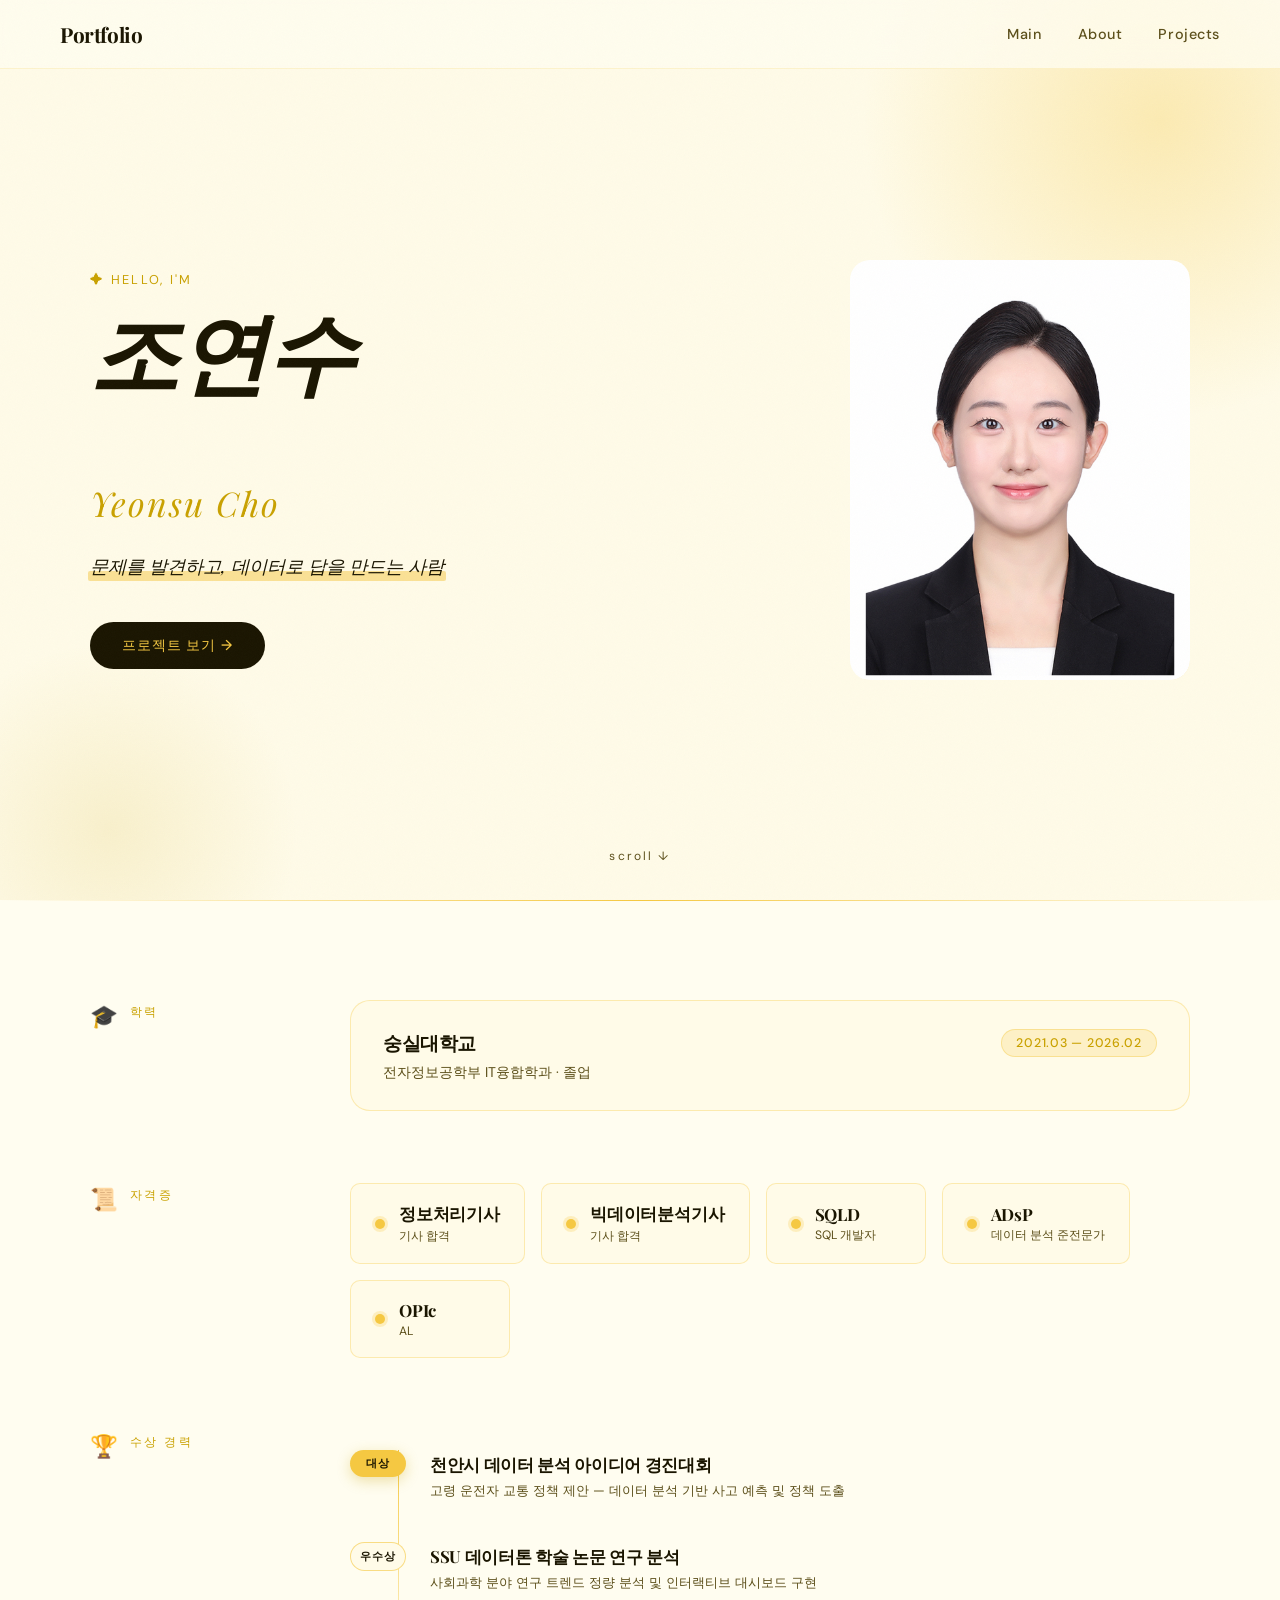
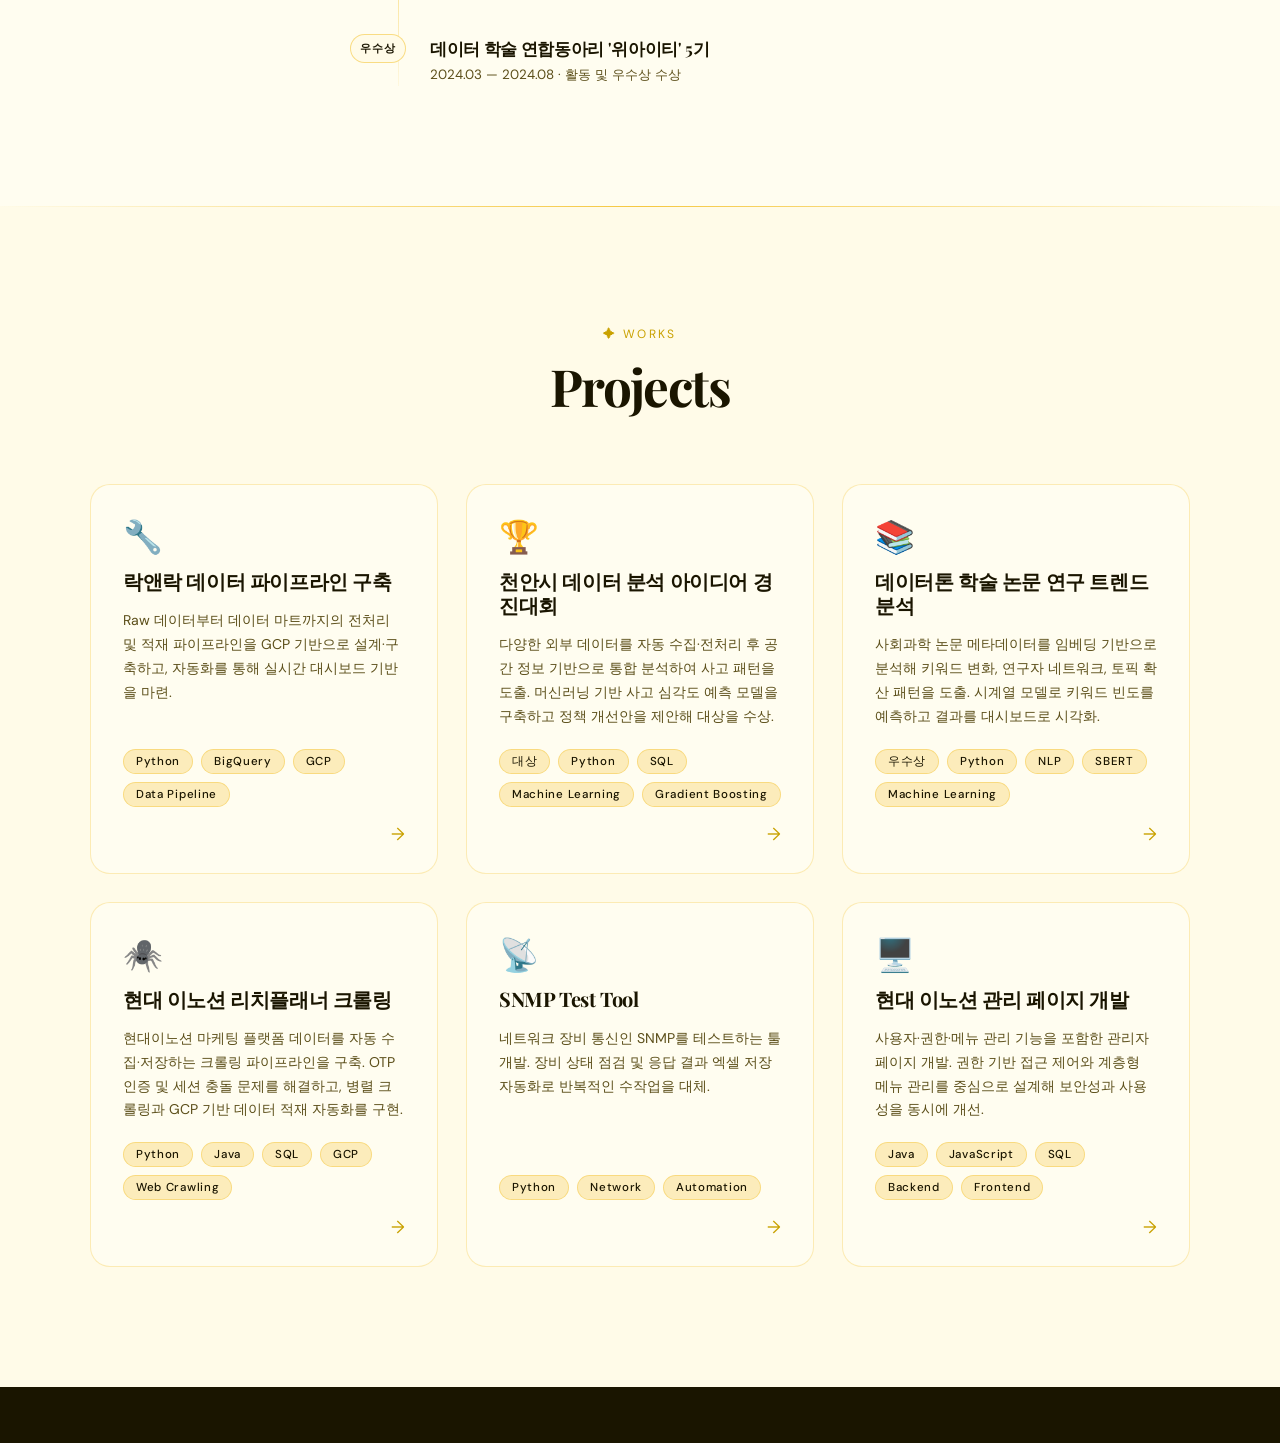
<file: index.html>
<!DOCTYPE html>
<html lang="ko">
<head>
  <meta charset="UTF-8" />
  <meta name="viewport" content="width=device-width, initial-scale=1.0"/>
  <title>Portfolio</title>
  <link rel="stylesheet" href="style.css" />
  <link href="https://fonts.googleapis.com/css2?family=Playfair+Display:ital,wght@0,400;0,700;1,400&family=DM+Sans:wght@300;400;500&family=Noto+Sans+KR:wght@300;400;500;700&display=swap" rel="stylesheet"/>
</head>
<body>

  <!-- Noise overlay -->
  <div class="noise"></div>

  <!-- Header / Nav -->
  <header class="header">
    <div class="logo">Portfolio</div>
    <nav class="nav">
      <a href="#main">Main</a>
      <a href="#about">About</a>
      <a href="#projects">Projects</a>
    </nav>
  </header>

  <!-- Main Section -->
  <section class="hero" id="main">
    <div class="hero-content">
      <div class="hero-text">
        <p class="hero-label">✦ Hello, I'm</p>
        <h1 class="hero-name"><span class="hero-name-ko">조연수</span><br/><em class="hero-name-en">Yeonsu Cho</em></h1>
        <p class="hero-desc">
          문제를 발견하고, 데이터로 답을 만드는 사람
        </p>
        <a href="#projects" class="btn-main">프로젝트 보기 →</a>
      </div>
      <div class="hero-image-wrap">
        <div class="hero-image-frame">
          <img src="profile.jpg" alt="Profile" class="hero-image" />
          <div class="frame-deco"></div>
        </div>
      </div>
    </div>
    <div class="hero-scroll-hint">scroll ↓</div>
  </section>

  <!-- About Section -->
  <section class="about-detail" id="about">
    <div class="about-inner">

      <!-- Education -->
      <div class="about-block reveal">
        <div class="about-block-label">
          <span class="about-icon">🎓</span>
          <span class="section-label">학력</span>
        </div>
        <div class="about-cards">
          <div class="about-card">
            <div class="about-card-top">
              <div>
                <div class="about-card-title">숭실대학교</div>
                <div class="about-card-sub">전자정보공학부 IT융합학과 · 졸업</div>
              </div>
              <div class="about-card-period">2021.03 — 2026.02</div>
            </div>
          </div>
        </div>
      </div>

      <!-- Certificates -->
      <div class="about-block reveal">
        <div class="about-block-label">
          <span class="about-icon">📜</span>
          <span class="section-label">자격증</span>
        </div>
        <div class="cert-list">
          <div class="cert-item">
            <span class="cert-dot"></span>
            <div>
              <div class="cert-name">정보처리기사</div>
              <div class="cert-org">기사 합격</div>
            </div>
          </div>
          <div class="cert-item">
            <span class="cert-dot"></span>
            <div>
              <div class="cert-name">빅데이터분석기사</div>
              <div class="cert-org">기사 합격</div>
            </div>
          </div>
          <div class="cert-item">
            <span class="cert-dot"></span>
            <div>
              <div class="cert-name">SQLD</div>
              <div class="cert-org">SQL 개발자</div>
            </div>
          </div>
          <div class="cert-item">
            <span class="cert-dot"></span>
            <div>
              <div class="cert-name">ADsP</div>
              <div class="cert-org">데이터 분석 준전문가</div>
            </div>
          </div>
          <div class="cert-item">
            <span class="cert-dot"></span>
            <div>
              <div class="cert-name">OPIc</div>
              <div class="cert-org">AL</div>
            </div>
          </div>
        </div>
      </div>

      <!-- Awards -->
      <div class="about-block reveal">
        <div class="about-block-label">
          <span class="about-icon">🏆</span>
          <span class="section-label">수상 경력</span>
        </div>
        <div class="award-timeline">
          <div class="award-item">
            <div class="award-badge award-gold">대상</div>
            <div class="award-content">
              <div class="award-title">천안시 데이터 분석 아이디어 경진대회</div>
              <div class="award-desc">고령 운전자 교통 정책 제안 — 데이터 분석 기반 사고 예측 및 정책 도출</div>
            </div>
          </div>
          <div class="award-item">
            <div class="award-badge award-silver">우수상</div>
            <div class="award-content">
              <div class="award-title">SSU 데이터톤 학술 논문 연구 분석</div>
              <div class="award-desc">사회과학 분야 연구 트렌드 정량 분석 및 인터랙티브 대시보드 구현</div>
            </div>
          </div>
          <div class="award-item">
            <div class="award-badge award-silver">우수상</div>
            <div class="award-content">
              <div class="award-title">데이터 학술 연합동아리 '위아이티' 5기</div>
              <div class="award-desc">2024.03 — 2024.08 · 활동 및 우수상 수상</div>
            </div>
          </div>
        </div>
      </div>

    </div>
  </section>

  <!-- Projects Section -->
  <section class="projects" id="projects">
    <div class="section-header">
      <span class="section-label">✦ Works</span>
      <h2>Projects</h2>
    </div>
    <div class="project-grid" id="projectGrid">
      <!-- JS로 렌더링 -->
    </div>
  </section>

  <!-- Footer -->
  <footer class="footer">
    <span></span>
    <span></span>
  </footer>

  <script src="script.js"></script>
  <script src="projects.js"></script>
</body>
</html>
</file>
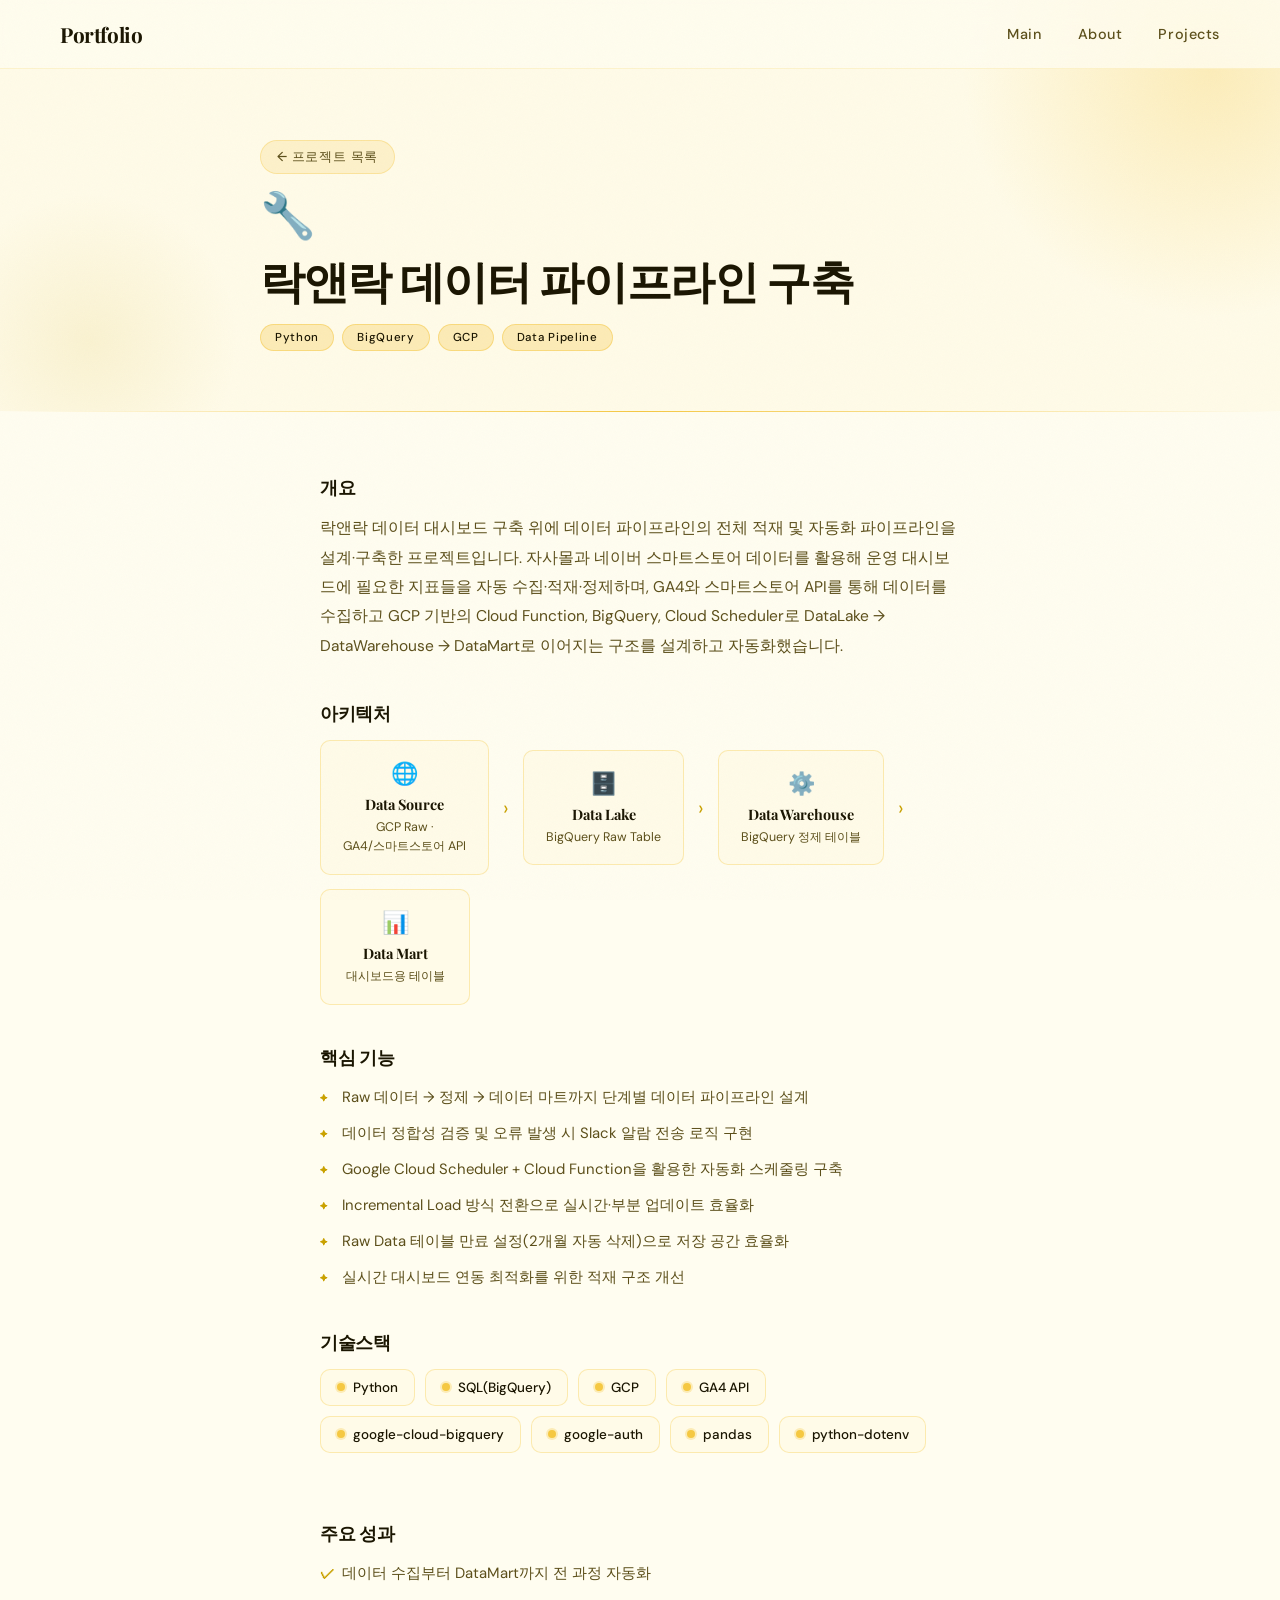
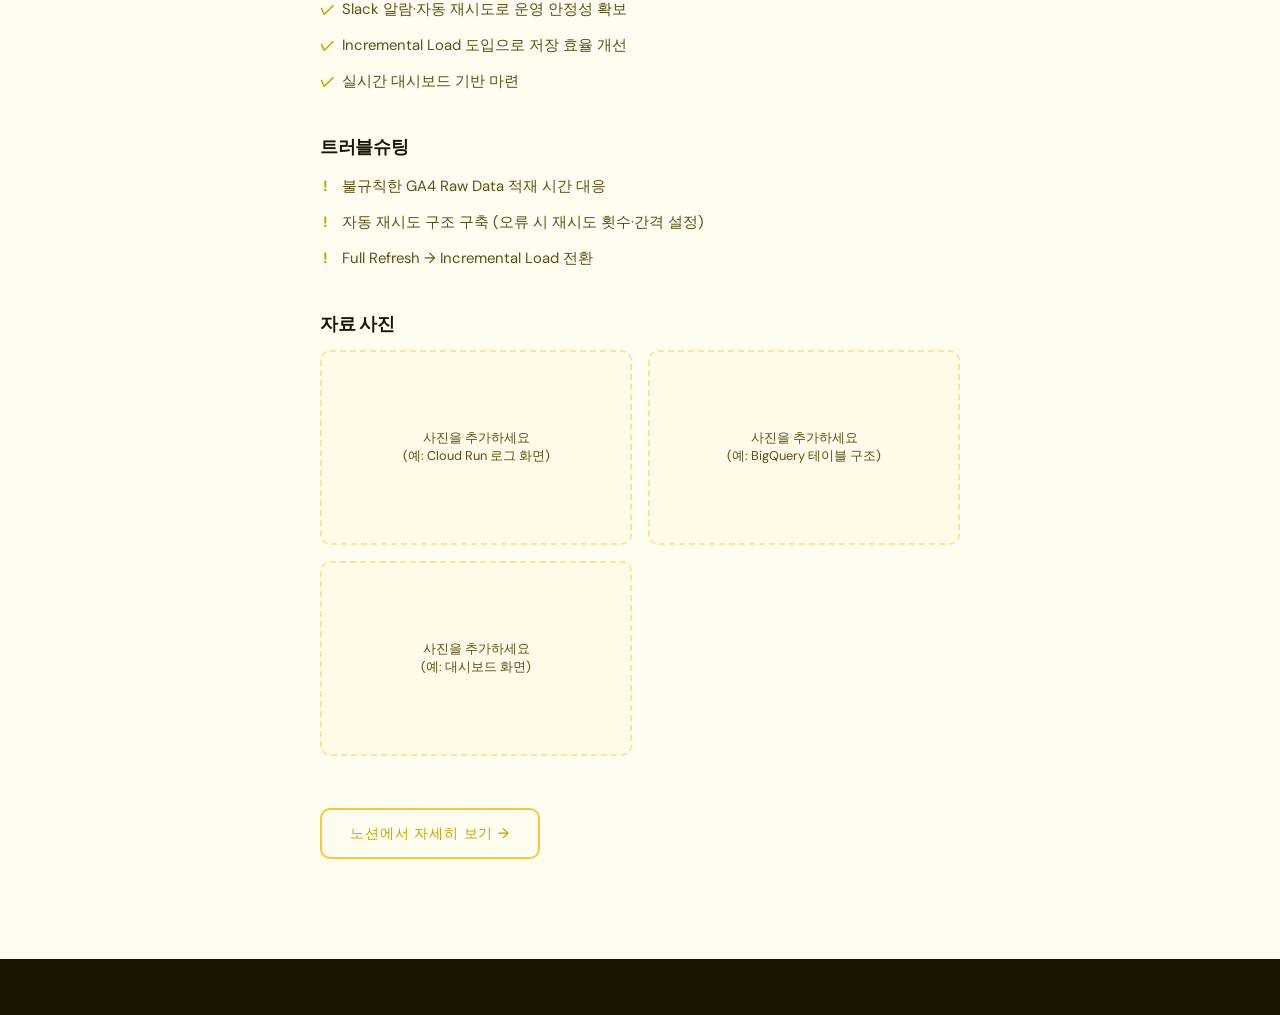
<file: projects/project-1.html>
<!DOCTYPE html>
<html lang="ko">
<head>
  <meta charset="UTF-8" />
  <meta name="viewport" content="width=device-width, initial-scale=1.0"/>
  <title>락앤락 데이터 파이프라인 구축 — Portfolio</title>
  <link rel="stylesheet" href="../style.css" />
  <link rel="stylesheet" href="../project.css" />
  <link href="https://fonts.googleapis.com/css2?family=Playfair+Display:ital,wght@0,400;0,700;1,400&family=DM+Sans:wght@300;400;500&family=Noto+Sans+KR:wght@300;400;500;700&display=swap" rel="stylesheet"/>
</head>
<body>

  <!-- Noise overlay -->
  <div class="noise"></div>

  <!-- Header / Nav -->
  <header class="header">
    <div class="logo"><a href="../index.html" style="text-decoration:none;color:inherit;">Portfolio</a></div>
    <nav class="nav">
      <a href="../index.html#main">Main</a>
      <a href="../index.html#about">About</a>
      <a href="../index.html#projects">Projects</a>
    </nav>
  </header>

  <!-- Project Hero -->
  <section class="project-hero">
    <div class="project-hero-inner">
      <a href="../index.html#projects" class="back-btn">← 프로젝트 목록</a>
      <div class="project-hero-emoji">🔧</div>
      <h1 class="project-hero-title">락앤락 데이터 파이프라인 구축</h1>
      <div class="project-hero-tags">
        <span class="detail-tag">Python</span>
        <span class="detail-tag">BigQuery</span>
        <span class="detail-tag">GCP</span>
        <span class="detail-tag">Data Pipeline</span>
      </div>
    </div>
  </section>

  <!-- Project Content -->
  <main class="project-content">
    <div class="project-content-inner detail-inner">

      <!-- 개요 -->
      <div class="detail-section">
        <h2 class="detail-section-title">개요</h2>
        <p>락앤락 데이터 대시보드 구축 위에 데이터 파이프라인의 전체 적재 및 자동화 파이프라인을 설계·구축한 프로젝트입니다. 자사몰과 네이버 스마트스토어 데이터를 활용해 운영 대시보드에 필요한 지표들을 자동 수집·적재·정제하며, GA4와 스마트스토어 API를 통해 데이터를 수집하고 GCP 기반의 Cloud Function, BigQuery, Cloud Scheduler로 DataLake → DataWarehouse → DataMart로 이어지는 구조를 설계하고 자동화했습니다.</p>
      </div>

      <!-- 아키텍처 -->
      <div class="detail-section">
        <h2 class="detail-section-title">아키텍처</h2>
        <div class="detail-arch-flow">
          <div class="detail-arch-step">
            <div class="arch-icon">🌐</div>
            <div class="arch-title">Data Source</div>
            <div class="arch-sub">GCP Raw ·<br/>GA4/스마트스토어 API</div>
          </div>
          <div class="detail-arch-arrow">›</div>
          <div class="detail-arch-step">
            <div class="arch-icon">🗄️</div>
            <div class="arch-title">Data Lake</div>
            <div class="arch-sub">BigQuery Raw Table</div>
          </div>
          <div class="detail-arch-arrow">›</div>
          <div class="detail-arch-step">
            <div class="arch-icon">⚙️</div>
            <div class="arch-title">Data Warehouse</div>
            <div class="arch-sub">BigQuery 정제 테이블</div>
          </div>
          <div class="detail-arch-arrow">›</div>
          <div class="detail-arch-step">
            <div class="arch-icon">📊</div>
            <div class="arch-title">Data Mart</div>
            <div class="arch-sub">대시보드용 테이블</div>
          </div>
        </div>
      </div>

      <!-- 핵심 기능 -->
      <div class="detail-section">
        <h2 class="detail-section-title">핵심 기능</h2>
        <ul class="detail-list">
          <li>Raw 데이터 → 정제 → 데이터 마트까지 단계별 데이터 파이프라인 설계</li>
          <li>데이터 정합성 검증 및 오류 발생 시 Slack 알람 전송 로직 구현</li>
          <li>Google Cloud Scheduler + Cloud Function을 활용한 자동화 스케줄링 구축</li>
          <li>Incremental Load 방식 전환으로 실시간·부분 업데이트 효율화</li>
          <li>Raw Data 테이블 만료 설정(2개월 자동 삭제)으로 저장 공간 효율화</li>
          <li>실시간 대시보드 연동 최적화를 위한 적재 구조 개선</li>
        </ul>
      </div>

      <!-- 기술스택 -->
      <div class="detail-section">
        <h2 class="detail-section-title">기술스택</h2>
        <div class="detail-tech-grid">
          <div class="detail-tech-item"><span class="tech-dot"></span>Python</div>
          <div class="detail-tech-item"><span class="tech-dot"></span>SQL(BigQuery)</div>
          <div class="detail-tech-item"><span class="tech-dot"></span>GCP</div>
          <div class="detail-tech-item"><span class="tech-dot"></span>GA4 API</div>
          <div class="detail-tech-item"><span class="tech-dot"></span>google-cloud-bigquery</div>
          <div class="detail-tech-item"><span class="tech-dot"></span>google-auth</div>
          <div class="detail-tech-item"><span class="tech-dot"></span>pandas</div>
          <div class="detail-tech-item"><span class="tech-dot"></span>python-dotenv</div>
        </div>
      </div>

      <!-- 주요 성과 -->
      <div class="detail-section">
        <h2 class="detail-section-title">주요 성과</h2>
        <ul class="detail-highlight-list">
          <li>데이터 수집부터 DataMart까지 전 과정 자동화</li>
          <li>Slack 알람·자동 재시도로 운영 안정성 확보</li>
          <li>Incremental Load 도입으로 저장 효율 개선</li>
          <li>실시간 대시보드 기반 마련</li>
        </ul>
      </div>

      <!-- 트러블슈팅 -->
      <div class="detail-section">
        <h2 class="detail-section-title">트러블슈팅</h2>
        <ul class="detail-trouble-list">
          <li>불규칙한 GA4 Raw Data 적재 시간 대응</li>
          <li>자동 재시도 구조 구축 (오류 시 재시도 횟수·간격 설정)</li>
          <li>Full Refresh → Incremental Load 전환</li>
        </ul>
      </div>

      <!-- 자료 사진 -->
      <div class="detail-section">
        <h2 class="detail-section-title">자료 사진</h2>
        <div class="detail-photo-grid">
          <div class="detail-photo-slot">사진을 추가하세요<br/>(예: Cloud Run 로그 화면)</div>
          <div class="detail-photo-slot">사진을 추가하세요<br/>(예: BigQuery 테이블 구조)</div>
          <div class="detail-photo-slot">사진을 추가하세요<br/>(예: 대시보드 화면)</div>
        </div>
      </div>

      <a class="detail-notion-btn" href="https://dawn-plant-78f.notion.site/1fa0b0e20db7804a8951cd842cce6ebe?pvs=74" target="_blank" rel="noopener noreferrer">
        노션에서 자세히 보기 →
      </a>

    </div>
  </main>

  <!-- Footer -->
  <footer class="footer">
    <span></span>
    <span></span>
  </footer>

  <script>
    // Header scroll shadow
    var header = document.querySelector(".header");
    window.addEventListener("scroll", function() {
      header.classList.toggle("scrolled", window.scrollY > 20);
    });
  </script>

</body>
</html>
</file>
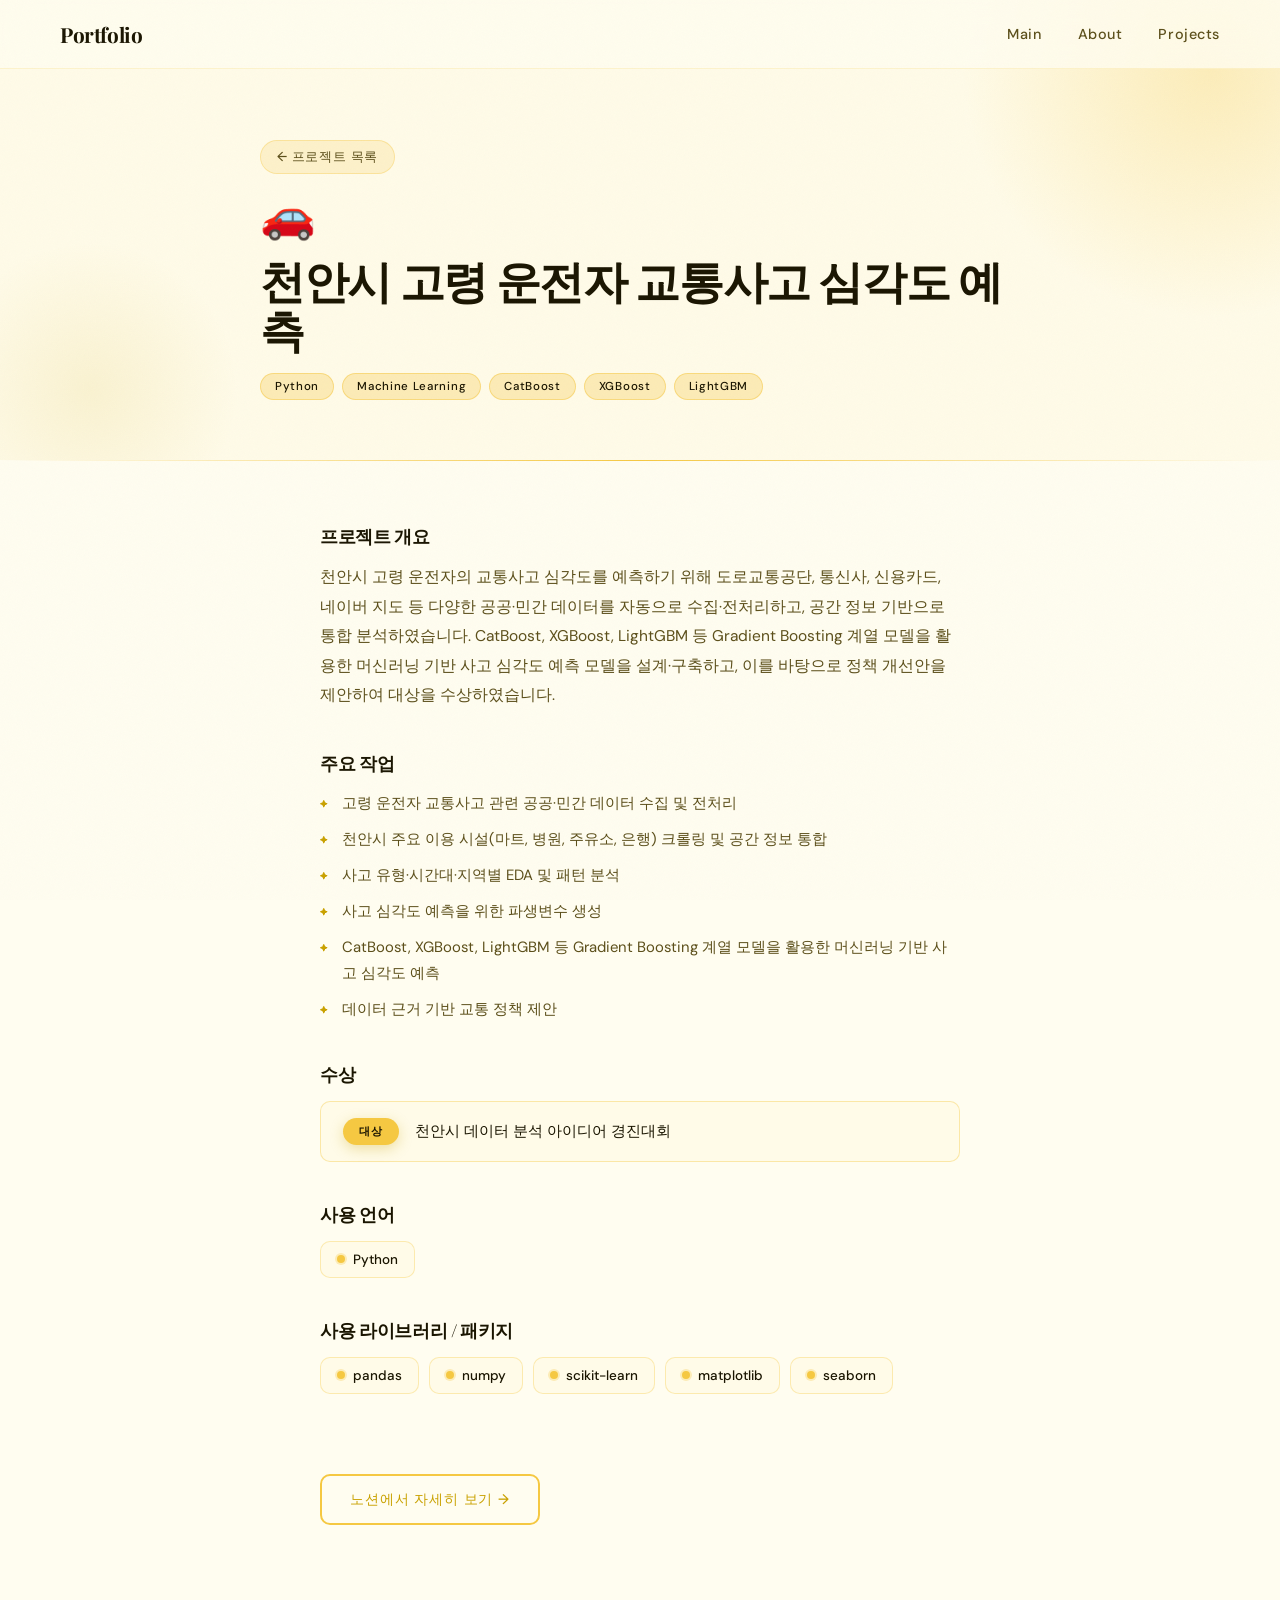
<file: projects/project-2.html>
<!DOCTYPE html>
<html lang="ko">
<head>
  <meta charset="UTF-8" />
  <meta name="viewport" content="width=device-width, initial-scale=1.0"/>
  <title>천안시 고령 운전자 교통사고 심각도 예측 — Portfolio</title>
  <link rel="stylesheet" href="../style.css" />
  <link rel="stylesheet" href="../project.css" />
  <link href="https://fonts.googleapis.com/css2?family=Playfair+Display:ital,wght@0,400;0,700;1,400&family=DM+Sans:wght@300;400;500&family=Noto+Sans+KR:wght@300;400;500;700&display=swap" rel="stylesheet"/>
</head>
<body>

  <!-- Noise overlay -->
  <div class="noise"></div>

  <!-- Header / Nav -->
  <header class="header">
    <div class="logo"><a href="../index.html" style="text-decoration:none;color:inherit;">Portfolio</a></div>
    <nav class="nav">
      <a href="../index.html#main">Main</a>
      <a href="../index.html#about">About</a>
      <a href="../index.html#projects">Projects</a>
    </nav>
  </header>

  <!-- Project Hero -->
  <section class="project-hero">
    <div class="project-hero-inner">
      <a href="../index.html#projects" class="back-btn">← 프로젝트 목록</a>
      <div class="project-hero-emoji">🚗</div>
      <h1 class="project-hero-title">천안시 고령 운전자 교통사고 심각도 예측</h1>
      <div class="project-hero-tags">
        <span class="detail-tag">Python</span>
        <span class="detail-tag">Machine Learning</span>
        <span class="detail-tag">CatBoost</span>
        <span class="detail-tag">XGBoost</span>
        <span class="detail-tag">LightGBM</span>
      </div>
    </div>
  </section>

  <!-- Project Content -->
  <main class="project-content">
    <div class="project-content-inner detail-inner">

      <div class="detail-section">
        <h2 class="detail-section-title">프로젝트 개요</h2>
        <p>천안시 고령 운전자의 교통사고 심각도를 예측하기 위해 도로교통공단, 통신사, 신용카드, 네이버 지도 등 다양한 공공·민간 데이터를 자동으로 수집·전처리하고, 공간 정보 기반으로 통합 분석하였습니다. CatBoost, XGBoost, LightGBM 등 Gradient Boosting 계열 모델을 활용한 머신러닝 기반 사고 심각도 예측 모델을 설계·구축하고, 이를 바탕으로 정책 개선안을 제안하여 대상을 수상하였습니다.</p>
      </div>

      <div class="detail-section">
        <h2 class="detail-section-title">주요 작업</h2>
        <ul class="detail-list">
          <li>고령 운전자 교통사고 관련 공공·민간 데이터 수집 및 전처리</li>
          <li>천안시 주요 이용 시설(마트, 병원, 주유소, 은행) 크롤링 및 공간 정보 통합</li>
          <li>사고 유형·시간대·지역별 EDA 및 패턴 분석</li>
          <li>사고 심각도 예측을 위한 파생변수 생성</li>
          <li>CatBoost, XGBoost, LightGBM 등 Gradient Boosting 계열 모델을 활용한 머신러닝 기반 사고 심각도 예측</li>
          <li>데이터 근거 기반 교통 정책 제안</li>
        </ul>
      </div>

      <div class="detail-section">
        <h2 class="detail-section-title">수상</h2>
        <div class="award-highlight">
          <span class="award-badge-lg award-gold">대상</span>
          <span>천안시 데이터 분석 아이디어 경진대회</span>
        </div>
      </div>

      <div class="detail-section">
        <h2 class="detail-section-title">사용 언어</h2>
        <div class="detail-tech-grid">
          <div class="detail-tech-item"><span class="tech-dot"></span>Python</div>
        </div>
        <h2 class="detail-section-title" style="margin-top:20px;">사용 라이브러리 / 패키지</h2>
        <div class="detail-tech-grid">
          <div class="detail-tech-item"><span class="tech-dot"></span>pandas</div>
          <div class="detail-tech-item"><span class="tech-dot"></span>numpy</div>
          <div class="detail-tech-item"><span class="tech-dot"></span>scikit-learn</div>
          <div class="detail-tech-item"><span class="tech-dot"></span>matplotlib</div>
          <div class="detail-tech-item"><span class="tech-dot"></span>seaborn</div>
        </div>
      </div>

      <a class="detail-notion-btn" href="https://dawn-plant-78f.notion.site/1e274e28568a4ea2b0e3e5a1ffe7f289?pvs=74" target="_blank" rel="noopener noreferrer">
        노션에서 자세히 보기 →
      </a>

    </div>
  </main>

  <!-- Footer -->
  <footer class="footer">
    <span></span>
    <span></span>
  </footer>

  <script>
    var header = document.querySelector(".header");
    window.addEventListener("scroll", function() {
      header.classList.toggle("scrolled", window.scrollY > 20);
    });
  </script>

</body>
</html>
</file>
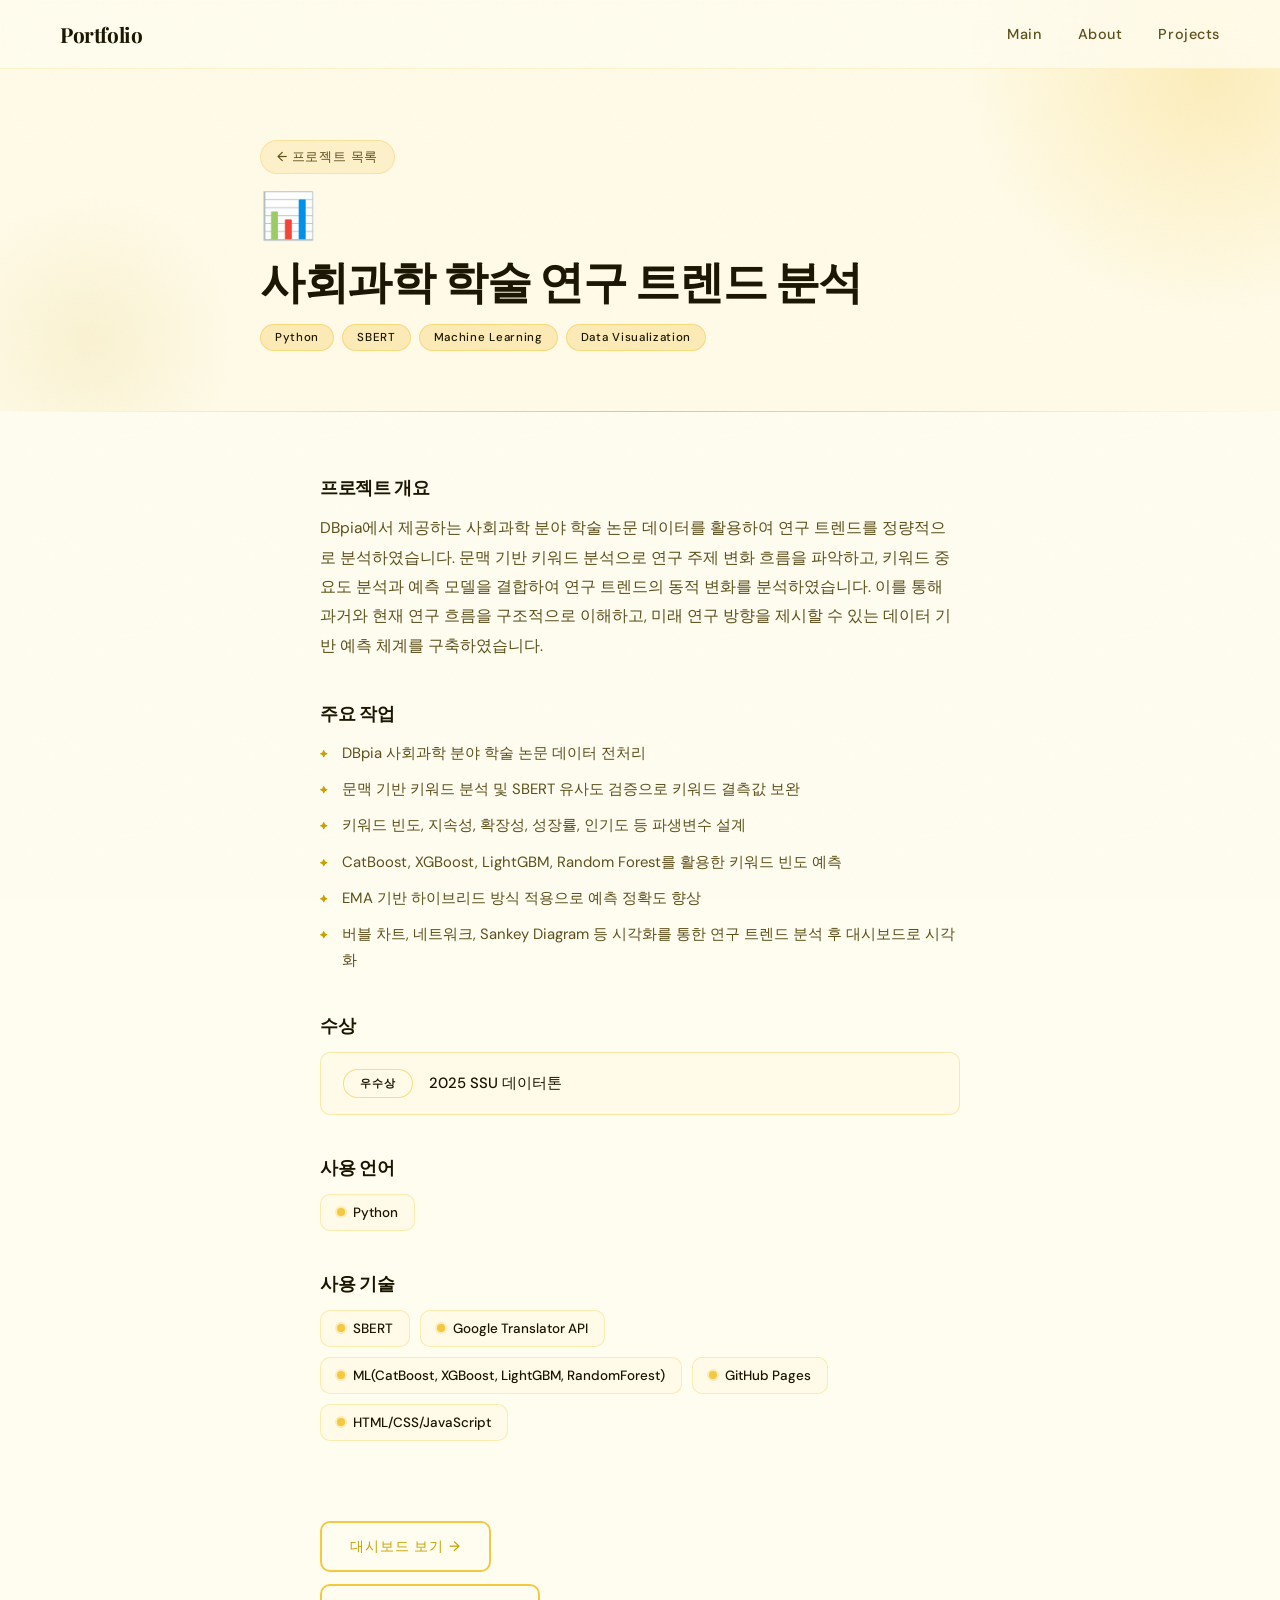
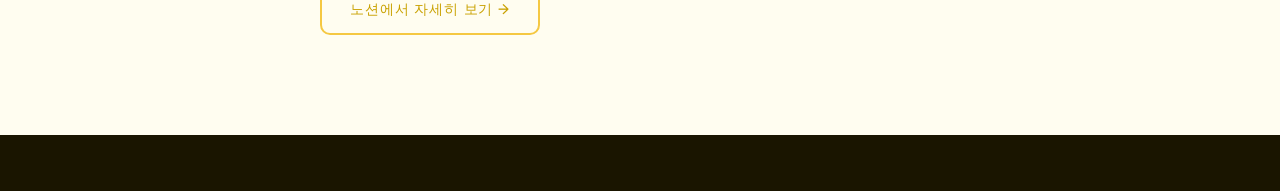
<file: projects/project-3.html>
<!DOCTYPE html>
<html lang="ko">
<head>
  <meta charset="UTF-8" />
  <meta name="viewport" content="width=device-width, initial-scale=1.0"/>
  <title>사회과학 연구 트렌드 분석 — Portfolio</title>
  <link rel="stylesheet" href="../style.css" />
  <link rel="stylesheet" href="../project.css" />
  <link href="https://fonts.googleapis.com/css2?family=Playfair+Display:ital,wght@0,400;0,700;1,400&family=DM+Sans:wght@300;400;500&family=Noto+Sans+KR:wght@300;400;500;700&display=swap" rel="stylesheet"/>
</head>
<body>

  <!-- Noise overlay -->
  <div class="noise"></div>

  <!-- Header / Nav -->
  <header class="header">
    <div class="logo"><a href="../index.html" style="text-decoration:none;color:inherit;">Portfolio</a></div>
    <nav class="nav">
      <a href="../index.html#main">Main</a>
      <a href="../index.html#about">About</a>
      <a href="../index.html#projects">Projects</a>
    </nav>
  </header>

  <!-- Project Hero -->
  <section class="project-hero">
    <div class="project-hero-inner">
      <a href="../index.html#projects" class="back-btn">← 프로젝트 목록</a>
      <div class="project-hero-emoji">📊</div>
      <h1 class="project-hero-title">사회과학 학술 연구 트렌드 분석</h1>
      <div class="project-hero-tags">
        <span class="detail-tag">Python</span>
        <span class="detail-tag">SBERT</span>
        <span class="detail-tag">Machine Learning</span>
        <span class="detail-tag">Data Visualization</span>
      </div>
    </div>
  </section>

  <!-- Project Content -->
  <main class="project-content">
    <div class="project-content-inner detail-inner">

      <div class="detail-section">
        <h2 class="detail-section-title">프로젝트 개요</h2>
        <p>DBpia에서 제공하는 사회과학 분야 학술 논문 데이터를 활용하여 연구 트렌드를 정량적으로 분석하였습니다. 문맥 기반 키워드 분석으로 연구 주제 변화 흐름을 파악하고, 키워드 중요도 분석과 예측 모델을 결합하여 연구 트렌드의 동적 변화를 분석하였습니다. 이를 통해 과거와 현재 연구 흐름을 구조적으로 이해하고, 미래 연구 방향을 제시할 수 있는 데이터 기반 예측 체계를 구축하였습니다.</p>
      </div>

      <div class="detail-section">
        <h2 class="detail-section-title">주요 작업</h2>
        <ul class="detail-list">
          <li>DBpia 사회과학 분야 학술 논문 데이터 전처리</li>
          <li>문맥 기반 키워드 분석 및 SBERT 유사도 검증으로 키워드 결측값 보완</li>
          <li>키워드 빈도, 지속성, 확장성, 성장률, 인기도 등 파생변수 설계</li>
          <li>CatBoost, XGBoost, LightGBM, Random Forest를 활용한 키워드 빈도 예측</li>
          <li>EMA 기반 하이브리드 방식 적용으로 예측 정확도 향상</li>
          <li>버블 차트, 네트워크, Sankey Diagram 등 시각화를 통한 연구 트렌드 분석 후 대시보드로 시각화</li>
        </ul>
      </div>

      <div class="detail-section">
        <h2 class="detail-section-title">수상</h2>
        <div class="award-highlight">
          <span class="award-badge-lg award-silver">우수상</span>
          <span>2025 SSU 데이터톤</span>
        </div>
      </div>

      <div class="detail-section">
        <h2 class="detail-section-title">사용 언어</h2>
        <div class="detail-tech-grid">
          <div class="detail-tech-item"><span class="tech-dot"></span>Python</div>
        </div>
        <h2 class="detail-section-title" style="margin-top:20px;">사용 기술</h2>
        <div class="detail-tech-grid">
          <div class="detail-tech-item"><span class="tech-dot"></span>SBERT</div>
          <div class="detail-tech-item"><span class="tech-dot"></span>Google Translator API</div>
          <div class="detail-tech-item"><span class="tech-dot"></span>ML(CatBoost, XGBoost, LightGBM, RandomForest)</div>
          <div class="detail-tech-item"><span class="tech-dot"></span>GitHub Pages</div>
          <div class="detail-tech-item"><span class="tech-dot"></span>HTML/CSS/JavaScript</div>
        </div>
      </div>

      <a class="detail-notion-btn" href="https://duathcys.github.io/IT-da/" target="_blank" rel="noopener noreferrer">
        대시보드 보기 →
      </a>

      <a class="detail-notion-btn" href="https://dawn-plant-78f.notion.site/3160b0e20db78089a796ffe36875b2b8?pvs=74" target="_blank" rel="noopener noreferrer">
        노션에서 자세히 보기 →
      </a>

    </div>
  </main>

  <!-- Footer -->
  <footer class="footer">
    <span></span>
    <span></span>
  </footer>

  <script>
    var header = document.querySelector(".header");
    window.addEventListener("scroll", function() {
      header.classList.toggle("scrolled", window.scrollY > 20);
    });
  </script>

</body>
</html>
</file>
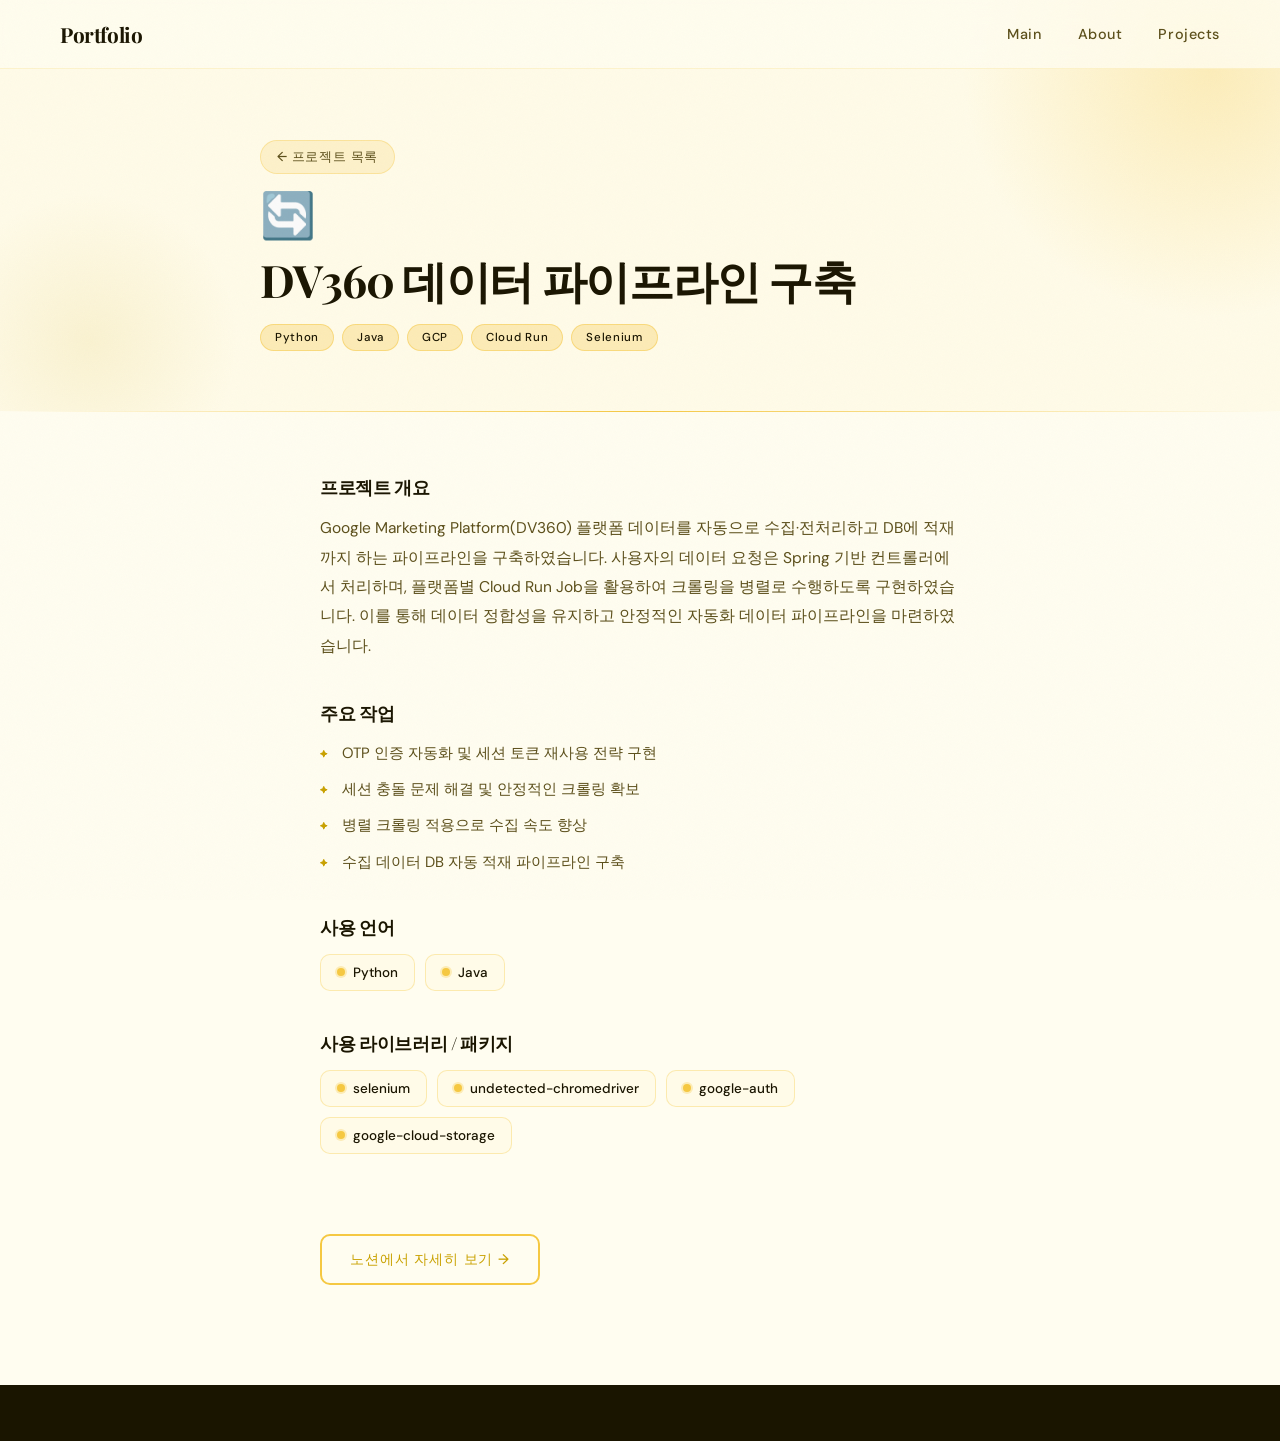
<file: projects/project-4.html>
<!DOCTYPE html>
<html lang="ko">
<head>
  <meta charset="UTF-8" />
  <meta name="viewport" content="width=device-width, initial-scale=1.0"/>
  <title>DV360 데이터 파이프라인 구축 — Portfolio</title>
  <link rel="stylesheet" href="../style.css" />
  <link rel="stylesheet" href="../project.css" />
  <link href="https://fonts.googleapis.com/css2?family=Playfair+Display:ital,wght@0,400;0,700;1,400&family=DM+Sans:wght@300;400;500&family=Noto+Sans+KR:wght@300;400;500;700&display=swap" rel="stylesheet"/>
</head>
<body>

  <!-- Noise overlay -->
  <div class="noise"></div>

  <!-- Header / Nav -->
  <header class="header">
    <div class="logo"><a href="../index.html" style="text-decoration:none;color:inherit;">Portfolio</a></div>
    <nav class="nav">
      <a href="../index.html#main">Main</a>
      <a href="../index.html#about">About</a>
      <a href="../index.html#projects">Projects</a>
    </nav>
  </header>

  <!-- Project Hero -->
  <section class="project-hero">
    <div class="project-hero-inner">
      <a href="../index.html#projects" class="back-btn">← 프로젝트 목록</a>
      <div class="project-hero-emoji">🔄</div>
      <h1 class="project-hero-title">DV360 데이터 파이프라인 구축</h1>
      <div class="project-hero-tags">
        <span class="detail-tag">Python</span>
        <span class="detail-tag">Java</span>
        <span class="detail-tag">GCP</span>
        <span class="detail-tag">Cloud Run</span>
        <span class="detail-tag">Selenium</span>
      </div>
    </div>
  </section>

  <!-- Project Content -->
  <main class="project-content">
    <div class="project-content-inner detail-inner">

      <div class="detail-section">
        <h2 class="detail-section-title">프로젝트 개요</h2>
        <p>Google Marketing Platform(DV360) 플랫폼 데이터를 자동으로 수집·전처리하고 DB에 적재까지 하는 파이프라인을 구축하였습니다. 사용자의 데이터 요청은 Spring 기반 컨트롤러에서 처리하며, 플랫폼별 Cloud Run Job을 활용하여 크롤링을 병렬로 수행하도록 구현하였습니다. 이를 통해 데이터 정합성을 유지하고 안정적인 자동화 데이터 파이프라인을 마련하였습니다.</p>
      </div>

      <div class="detail-section">
        <h2 class="detail-section-title">주요 작업</h2>
        <ul class="detail-list">
          <li>OTP 인증 자동화 및 세션 토큰 재사용 전략 구현</li>
          <li>세션 충돌 문제 해결 및 안정적인 크롤링 확보</li>
          <li>병렬 크롤링 적용으로 수집 속도 향상</li>
          <li>수집 데이터 DB 자동 적재 파이프라인 구축</li>
        </ul>
      </div>

      <div class="detail-section">
        <h2 class="detail-section-title">사용 언어</h2>
        <div class="detail-tech-grid">
          <div class="detail-tech-item"><span class="tech-dot"></span>Python</div>
          <div class="detail-tech-item"><span class="tech-dot"></span>Java</div>
        </div>
        <h2 class="detail-section-title" style="margin-top:20px;">사용 라이브러리 / 패키지</h2>
        <div class="detail-tech-grid">
          <div class="detail-tech-item"><span class="tech-dot"></span>selenium</div>
          <div class="detail-tech-item"><span class="tech-dot"></span>undetected-chromedriver</div>
          <div class="detail-tech-item"><span class="tech-dot"></span>google-auth</div>
          <div class="detail-tech-item"><span class="tech-dot"></span>google-cloud-storage</div>
        </div>
      </div>

      <a class="detail-notion-btn" href="https://dawn-plant-78f.notion.site/2480b0e20db780d19e89ff7bb41f9952?pvs=74" target="_blank" rel="noopener noreferrer">
        노션에서 자세히 보기 →
      </a>

    </div>
  </main>

  <!-- Footer -->
  <footer class="footer">
    <span></span>
    <span></span>
  </footer>

  <script>
    var header = document.querySelector(".header");
    window.addEventListener("scroll", function() {
      header.classList.toggle("scrolled", window.scrollY > 20);
    });
  </script>

</body>
</html>
</file>
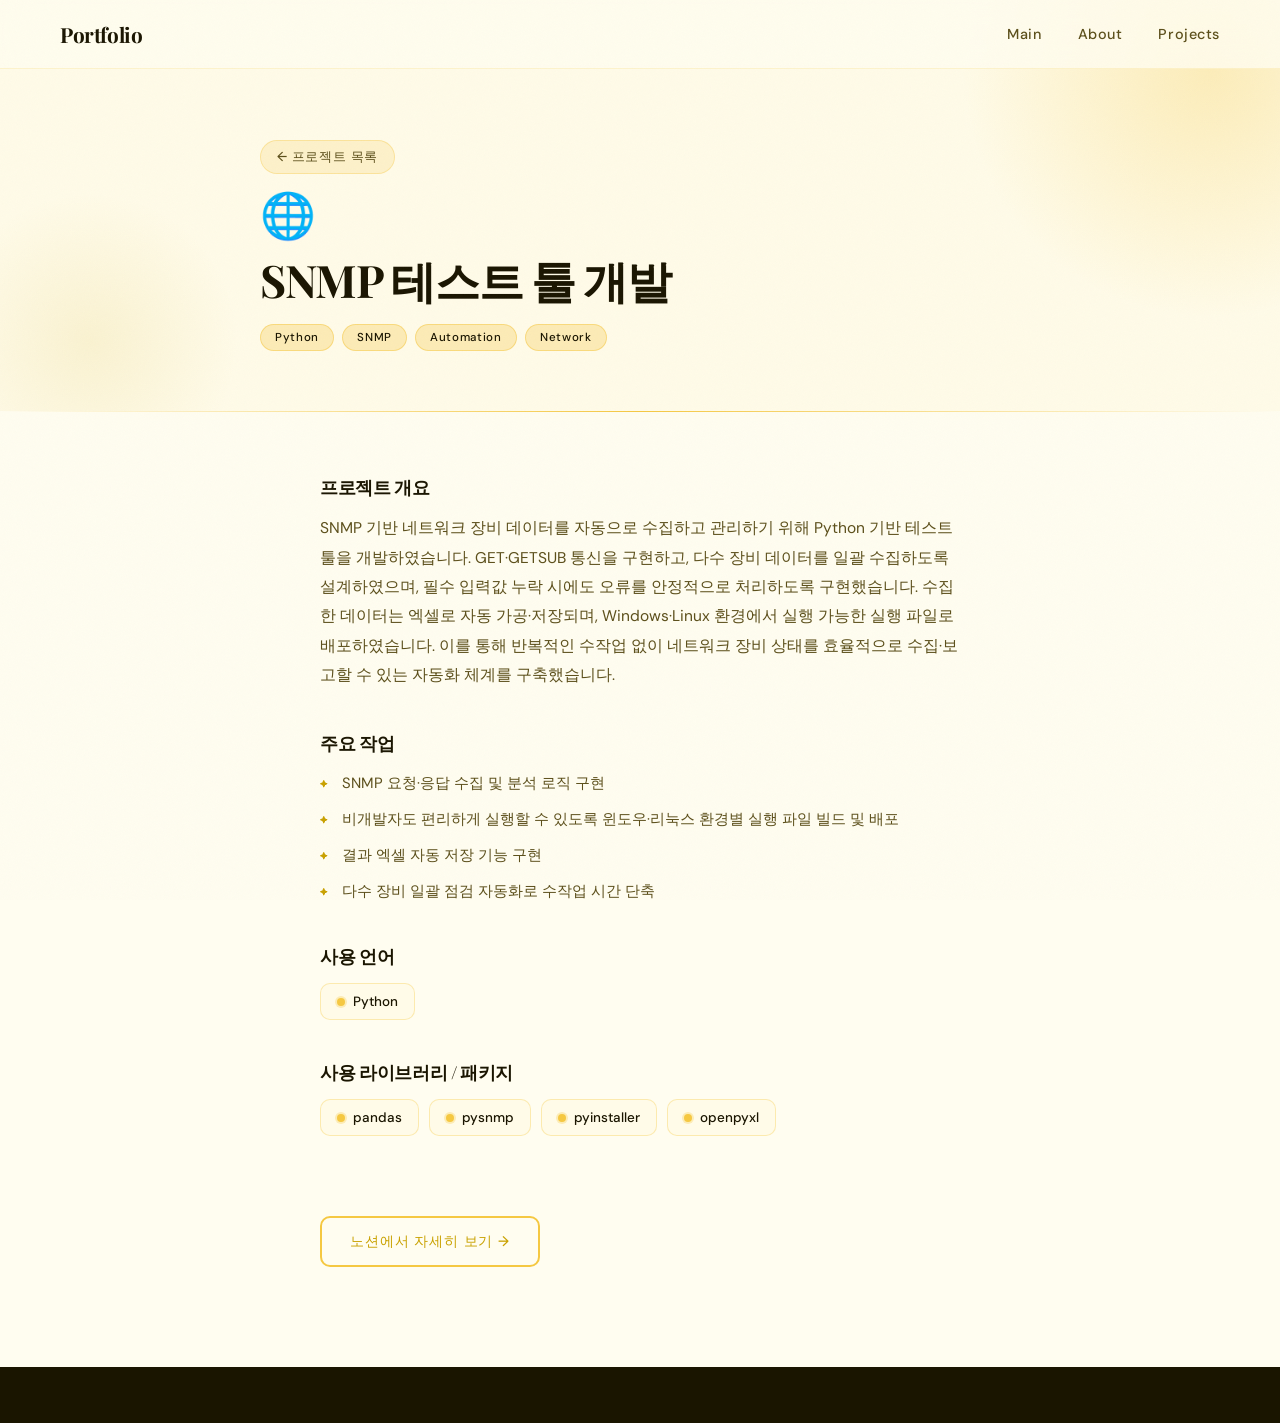
<file: projects/project-5.html>
<!DOCTYPE html>
<html lang="ko">
<head>
  <meta charset="UTF-8" />
  <meta name="viewport" content="width=device-width, initial-scale=1.0"/>
  <title>SNMP 테스트 툴 개발 — Portfolio</title>
  <link rel="stylesheet" href="../style.css" />
  <link rel="stylesheet" href="../project.css" />
  <link href="https://fonts.googleapis.com/css2?family=Playfair+Display:ital,wght@0,400;0,700;1,400&family=DM+Sans:wght@300;400;500&family=Noto+Sans+KR:wght@300;400;500;700&display=swap" rel="stylesheet"/>
</head>
<body>

  <!-- Noise overlay -->
  <div class="noise"></div>

  <!-- Header / Nav -->
  <header class="header">
    <div class="logo"><a href="../index.html" style="text-decoration:none;color:inherit;">Portfolio</a></div>
    <nav class="nav">
      <a href="../index.html#main">Main</a>
      <a href="../index.html#about">About</a>
      <a href="../index.html#projects">Projects</a>
    </nav>
  </header>

  <!-- Project Hero -->
  <section class="project-hero">
    <div class="project-hero-inner">
      <a href="../index.html#projects" class="back-btn">← 프로젝트 목록</a>
      <div class="project-hero-emoji">🌐</div>
      <h1 class="project-hero-title">SNMP 테스트 툴 개발</h1>
      <div class="project-hero-tags">
        <span class="detail-tag">Python</span>
        <span class="detail-tag">SNMP</span>
        <span class="detail-tag">Automation</span>
        <span class="detail-tag">Network</span>
      </div>
    </div>
  </section>

  <!-- Project Content -->
  <main class="project-content">
    <div class="project-content-inner detail-inner">

      <div class="detail-section">
        <h2 class="detail-section-title">프로젝트 개요</h2>
        <p>SNMP 기반 네트워크 장비 데이터를 자동으로 수집하고 관리하기 위해 Python 기반 테스트 툴을 개발하였습니다. GET·GETSUB 통신을 구현하고, 다수 장비 데이터를 일괄 수집하도록 설계하였으며, 필수 입력값 누락 시에도 오류를 안정적으로 처리하도록 구현했습니다. 수집한 데이터는 엑셀로 자동 가공·저장되며, Windows·Linux 환경에서 실행 가능한 실행 파일로 배포하였습니다. 이를 통해 반복적인 수작업 없이 네트워크 장비 상태를 효율적으로 수집·보고할 수 있는 자동화 체계를 구축했습니다.</p>
      </div>

      <div class="detail-section">
        <h2 class="detail-section-title">주요 작업</h2>
        <ul class="detail-list">
          <li>SNMP 요청·응답 수집 및 분석 로직 구현</li>
          <li>비개발자도 편리하게 실행할 수 있도록 윈도우·리눅스 환경별 실행 파일 빌드 및 배포</li>
          <li>결과 엑셀 자동 저장 기능 구현</li>
          <li>다수 장비 일괄 점검 자동화로 수작업 시간 단축</li>
        </ul>
      </div>

      <div class="detail-section">
        <h2 class="detail-section-title">사용 언어</h2>
        <div class="detail-tech-grid">
          <div class="detail-tech-item"><span class="tech-dot"></span>Python</div>
        </div>
        <h2 class="detail-section-title" style="margin-top:20px;">사용 라이브러리 / 패키지</h2>
        <div class="detail-tech-grid">
          <div class="detail-tech-item"><span class="tech-dot"></span>pandas</div>
          <div class="detail-tech-item"><span class="tech-dot"></span>pysnmp</div>
          <div class="detail-tech-item"><span class="tech-dot"></span>pyinstaller</div>
          <div class="detail-tech-item"><span class="tech-dot"></span>openpyxl</div>
        </div>
      </div>

      <a class="detail-notion-btn" href="https://dawn-plant-78f.notion.site/SNMP-Test-Tool-68e447900a7c4588a8e9c02425bb02ac?pvs=74" target="_blank" rel="noopener noreferrer">
        노션에서 자세히 보기 →
      </a>

    </div>
  </main>

  <!-- Footer -->
  <footer class="footer">
    <span></span>
    <span></span>
  </footer>

  <script>
    var header = document.querySelector(".header");
    window.addEventListener("scroll", function() {
      header.classList.toggle("scrolled", window.scrollY > 20);
    });
  </script>

</body>
</html>
</file>
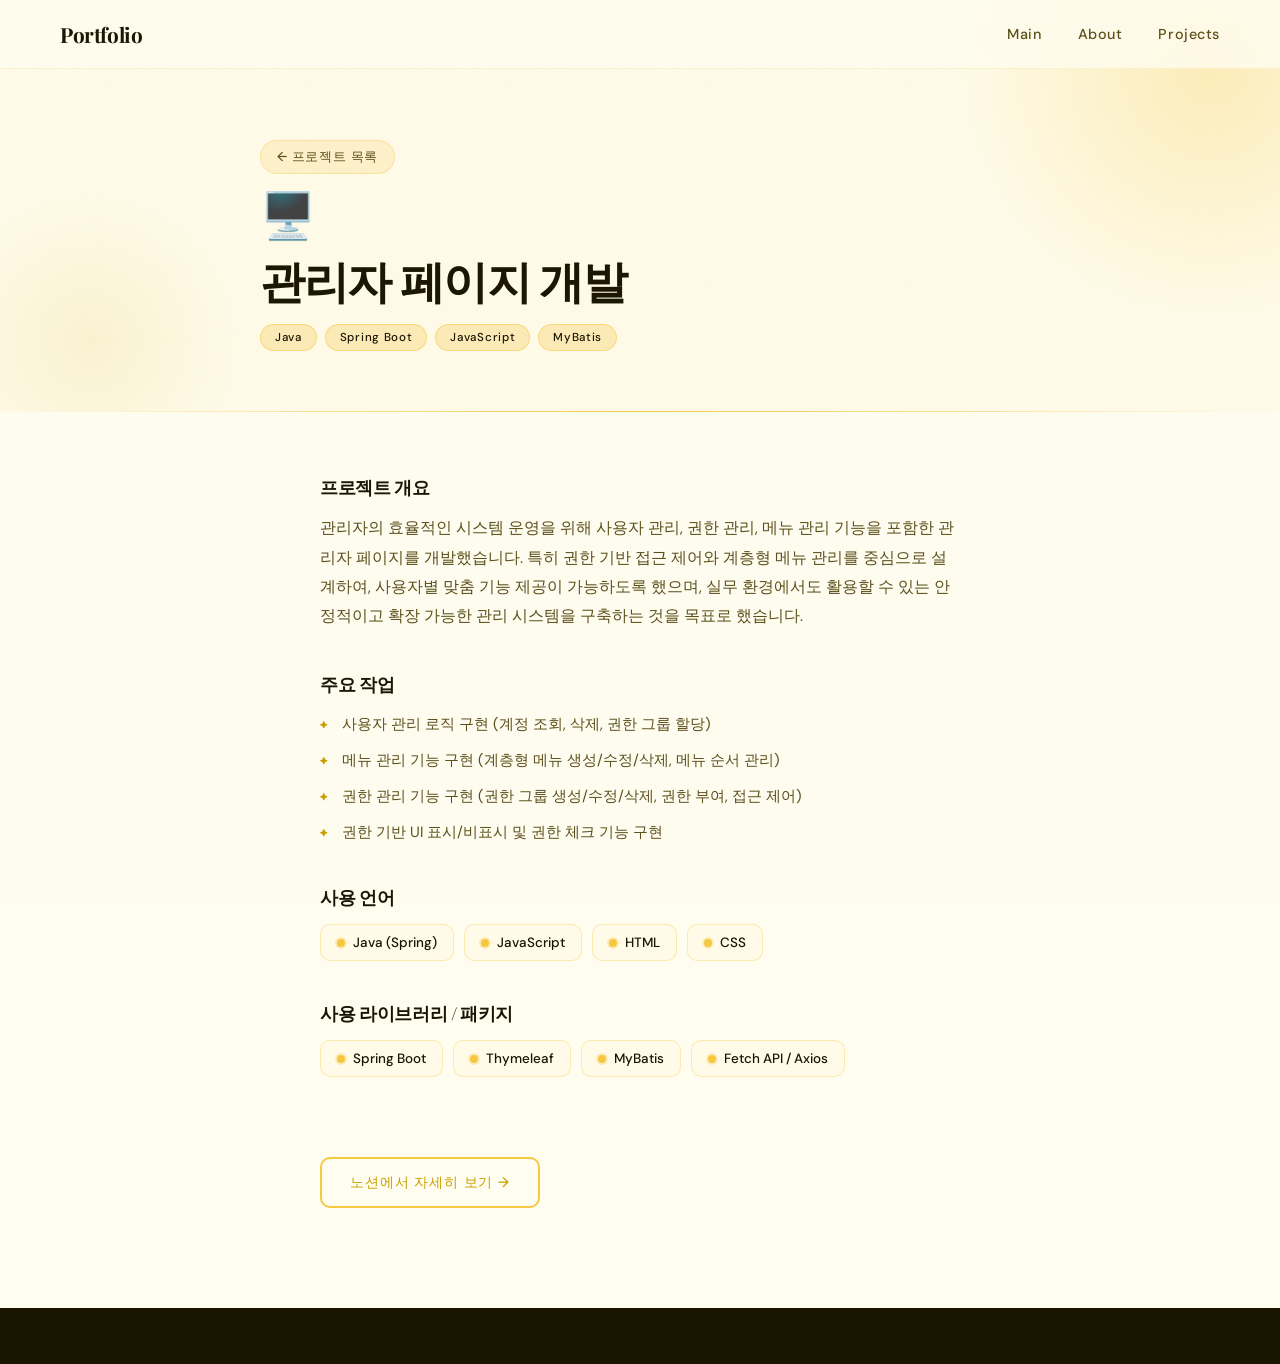
<file: projects/project-6.html>
<!DOCTYPE html>
<html lang="ko">
<head>
  <meta charset="UTF-8" />
  <meta name="viewport" content="width=device-width, initial-scale=1.0"/>
  <title>관리자 페이지 개발 — Portfolio</title>
  <link rel="stylesheet" href="../style.css" />
  <link rel="stylesheet" href="../project.css" />
  <link href="https://fonts.googleapis.com/css2?family=Playfair+Display:ital,wght@0,400;0,700;1,400&family=DM+Sans:wght@300;400;500&family=Noto+Sans+KR:wght@300;400;500;700&display=swap" rel="stylesheet"/>
</head>
<body>

  <!-- Noise overlay -->
  <div class="noise"></div>

  <!-- Header / Nav -->
  <header class="header">
    <div class="logo"><a href="../index.html" style="text-decoration:none;color:inherit;">Portfolio</a></div>
    <nav class="nav">
      <a href="../index.html#main">Main</a>
      <a href="../index.html#about">About</a>
      <a href="../index.html#projects">Projects</a>
    </nav>
  </header>

  <!-- Project Hero -->
  <section class="project-hero">
    <div class="project-hero-inner">
      <a href="../index.html#projects" class="back-btn">← 프로젝트 목록</a>
      <div class="project-hero-emoji">🖥️</div>
      <h1 class="project-hero-title">관리자 페이지 개발</h1>
      <div class="project-hero-tags">
        <span class="detail-tag">Java</span>
        <span class="detail-tag">Spring Boot</span>
        <span class="detail-tag">JavaScript</span>
        <span class="detail-tag">MyBatis</span>
      </div>
    </div>
  </section>

  <!-- Project Content -->
  <main class="project-content">
    <div class="project-content-inner detail-inner">

      <div class="detail-section">
        <h2 class="detail-section-title">프로젝트 개요</h2>
        <p>관리자의 효율적인 시스템 운영을 위해 사용자 관리, 권한 관리, 메뉴 관리 기능을 포함한 관리자 페이지를 개발했습니다. 특히 권한 기반 접근 제어와 계층형 메뉴 관리를 중심으로 설계하여, 사용자별 맞춤 기능 제공이 가능하도록 했으며, 실무 환경에서도 활용할 수 있는 안정적이고 확장 가능한 관리 시스템을 구축하는 것을 목표로 했습니다.</p>
      </div>

      <div class="detail-section">
        <h2 class="detail-section-title">주요 작업</h2>
        <ul class="detail-list">
          <li>사용자 관리 로직 구현 (계정 조회, 삭제, 권한 그룹 할당)</li>
          <li>메뉴 관리 기능 구현 (계층형 메뉴 생성/수정/삭제, 메뉴 순서 관리)</li>
          <li>권한 관리 기능 구현 (권한 그룹 생성/수정/삭제, 권한 부여, 접근 제어)</li>
          <li>권한 기반 UI 표시/비표시 및 권한 체크 기능 구현</li>
        </ul>
      </div>

      <div class="detail-section">
        <h2 class="detail-section-title">사용 언어</h2>
        <div class="detail-tech-grid">
          <div class="detail-tech-item"><span class="tech-dot"></span>Java (Spring)</div>
          <div class="detail-tech-item"><span class="tech-dot"></span>JavaScript</div>
          <div class="detail-tech-item"><span class="tech-dot"></span>HTML</div>
          <div class="detail-tech-item"><span class="tech-dot"></span>CSS</div>
        </div>
        <h2 class="detail-section-title" style="margin-top:20px;">사용 라이브러리 / 패키지</h2>
        <div class="detail-tech-grid">
          <div class="detail-tech-item"><span class="tech-dot"></span>Spring Boot</div>
          <div class="detail-tech-item"><span class="tech-dot"></span>Thymeleaf</div>
          <div class="detail-tech-item"><span class="tech-dot"></span>MyBatis</div>
          <div class="detail-tech-item"><span class="tech-dot"></span>Fetch API / Axios</div>
        </div>
      </div>

      <a class="detail-notion-btn" href="https://dawn-plant-78f.notion.site/2010b0e20db78032a715cf8da113767d?pvs=74" target="_blank" rel="noopener noreferrer">
        노션에서 자세히 보기 →
      </a>

    </div>
  </main>

  <!-- Footer -->
  <footer class="footer">
    <span></span>
    <span></span>
  </footer>

  <script>
    var header = document.querySelector(".header");
    window.addEventListener("scroll", function() {
      header.classList.toggle("scrolled", window.scrollY > 20);
    });
  </script>

</body>
</html>
</file>
<file: style.css>
/* ===== CSS Variables ===== */
:root {
  --yellow:     #F5C842;
  --yellow-lt:  #FDF3C0;
  --yellow-pale:#FFFBE8;
  --yellow-dark:#C9A100;
  --cream:      #FFFDF0;
  --ink:        #1A1500;
  --ink-muted:  #5C4F1A;
  --white:      #FFFFFF;
  --shadow:     rgba(197, 160, 0, 0.18);

  --font-display: 'Playfair Display', serif;
  --font-body:    'DM Sans', sans-serif;

  --radius: 20px;
  --radius-sm: 10px;
  --transition: 0.35s cubic-bezier(.4,0,.2,1);
}

/* ===== Reset ===== */
*, *::before, *::after { box-sizing: border-box; margin: 0; padding: 0; }
html { scroll-behavior: smooth; }
body {
  font-family: var(--font-body);
  background: var(--cream);
  color: var(--ink);
  overflow-x: hidden;
}

/* ===== Noise Texture ===== */
.noise {
  pointer-events: none;
  position: fixed;
  inset: 0;
  z-index: 999;
  opacity: .028;
  background-image: url("data:image/svg+xml,%3Csvg viewBox='0 0 256 256' xmlns='http://www.w3.org/2000/svg'%3E%3Cfilter id='noise'%3E%3CfeTurbulence type='fractalNoise' baseFrequency='0.9' numOctaves='4' stitchTiles='stitch'/%3E%3C/filter%3E%3Crect width='100%25' height='100%25' filter='url(%23noise)'/%3E%3C/svg%3E");
  background-repeat: repeat;
  background-size: 200px 200px;
}

/* ===== Header ===== */
.header {
  position: fixed;
  top: 0; left: 0; right: 0;
  z-index: 100;
  display: flex;
  align-items: center;
  justify-content: space-between;
  padding: 20px 60px;
  background: rgba(255, 253, 240, 0.82);
  backdrop-filter: blur(14px);
  border-bottom: 1px solid rgba(245, 200, 66, 0.2);
  transition: box-shadow var(--transition);
}
.header.scrolled {
  box-shadow: 0 4px 32px var(--shadow);
}
.logo {
  font-family: var(--font-display);
  font-size: 1.3rem;
  font-weight: 700;
  color: var(--ink);
  letter-spacing: -0.02em;
}
.nav {
  display: flex;
  gap: 36px;
}
.nav a {
  text-decoration: none;
  color: var(--ink-muted);
  font-size: .9rem;
  font-weight: 500;
  letter-spacing: .04em;
  transition: color var(--transition);
}
.nav a:hover { color: var(--yellow-dark); }

/* ===== Hero ===== */
.hero {
  min-height: 100vh;
  display: flex;
  flex-direction: column;
  justify-content: center;
  padding: 120px 60px 80px;
  position: relative;
  background: var(--yellow-pale);
  overflow: hidden;
}

.hero::before {
  content: '';
  position: absolute;
  top: -180px; right: -180px;
  width: 600px; height: 600px;
  border-radius: 50%;
  background: radial-gradient(circle, var(--yellow) 0%, transparent 70%);
  opacity: .32;
  pointer-events: none;
}
.hero::after {
  content: '';
  position: absolute;
  bottom: -120px; left: -80px;
  width: 380px; height: 380px;
  border-radius: 50%;
  background: radial-gradient(circle, var(--yellow-dark) 0%, transparent 70%);
  opacity: .12;
  pointer-events: none;
}

.hero-content {
  display: flex;
  align-items: center;
  justify-content: space-between;
  gap: 60px;
  max-width: 1100px;
  margin: 0 auto;
  width: 100%;
  position: relative;
  z-index: 1;
}

.hero-text { flex: 1; }
.hero-label {
  font-size: .8rem;
  letter-spacing: .18em;
  text-transform: uppercase;
  color: var(--yellow-dark);
  margin-bottom: 16px;
  opacity: 0;
  animation: fadeUp .7s .1s forwards;
}
.hero-name {
  font-size: clamp(3.5rem, 7vw, 6rem);
  line-height: 1.05;
  font-weight: 700;
  color: var(--ink);
  margin-bottom: 28px;
  opacity: 0;
  animation: fadeUp .7s .2s forwards;
}
.hero-name-ko {
  font-family: var(--font-display);
  font-style: italic;
  font-weight: 700;
  letter-spacing: -0.02em;
  display: block;
  line-height: 1.0;
}
.hero-name-en {
  font-family: var(--font-display);
  font-style: italic;
  color: var(--yellow-dark);
  font-size: 0.38em;
  font-weight: 400;
  letter-spacing: 0.06em;
  display: block;
  margin-top: -2px;
}
.hero-desc {
  font-family: var(--font-display);
  font-style: italic;
  font-size: 1.15rem;
  line-height: 1.75;
  color: var(--ink);
  max-width: 420px;
  margin-bottom: 40px;
  opacity: 0;
  animation: fadeUp .7s .35s forwards;
  display: block;
  position: relative;
  width: fit-content;
}
.hero-desc::after {
  content: '';
  position: absolute;
  left: -2px; right: -2px;
  bottom: 1px;
  height: 10px;
  background: var(--yellow);
  opacity: 0.5;
  border-radius: 2px;
  z-index: -1;
}
.btn-main {
  display: inline-block;
  background: var(--ink);
  color: var(--yellow);
  padding: 14px 32px;
  border-radius: 100px;
  text-decoration: none;
  font-size: .9rem;
  font-weight: 500;
  letter-spacing: .06em;
  transition: background var(--transition), transform var(--transition), box-shadow var(--transition);
  opacity: 0;
  animation: fadeUp .7s .5s forwards;
}
.btn-main:hover {
  background: var(--yellow-dark);
  color: var(--ink);
  transform: translateY(-2px);
  box-shadow: 0 8px 28px var(--shadow);
}

.hero-image-wrap {
  flex: 0 0 auto;
  position: relative;
  opacity: 0;
  animation: fadeIn .8s .4s forwards;
}
.hero-image-frame {
  position: relative;
  width: 340px;
  height: 420px;
  border-radius: var(--radius);
  overflow: hidden;
}
.hero-image {
  width: 100%;
  height: 100%;
  object-fit: cover;
  display: block;
  transition: transform .5s ease;
}
.hero-image-frame:hover .hero-image { transform: scale(1.04); }
.frame-deco {
  position: absolute;
  inset: 0;
  border: 2px solid rgba(245, 200, 66, 0.5);
  border-radius: var(--radius);
  pointer-events: none;
  translate: 12px 12px;
  z-index: -1;
  background: var(--yellow);
  opacity: .35;
}

.hero-scroll-hint {
  position: absolute;
  bottom: 36px;
  left: 50%;
  translate: -50% 0;
  font-size: .75rem;
  letter-spacing: .18em;
  color: var(--ink-muted);
  opacity: .5;
  animation: fadeIn 1s 1.2s both;
}

/* ===== About Detail Section ===== */
.about-detail {
  padding: 100px 60px;
  background: var(--cream);
  position: relative;
}
.about-detail::before {
  content: '';
  position: absolute;
  top: 0; left: 0; right: 0;
  height: 1px;
  background: linear-gradient(90deg, transparent, var(--yellow), transparent);
}

.about-inner {
  max-width: 1100px;
  margin: 0 auto;
  display: flex;
  flex-direction: column;
  gap: 72px;
}

.about-block {
  display: grid;
  grid-template-columns: 220px 1fr;
  gap: 40px;
  align-items: start;
}

.about-block-label {
  display: flex;
  align-items: center;
  gap: 12px;
  padding-top: 4px;
  position: sticky;
  top: 100px;
}
.about-icon {
  font-size: 1.4rem;
  line-height: 1;
}
.about-block-label .section-label {
  font-size: .75rem;
  letter-spacing: .2em;
  text-transform: uppercase;
  color: var(--yellow-dark);
  display: block;
}

/* Education Card */
.about-cards {
  display: flex;
  flex-direction: column;
  gap: 16px;
}
.about-card {
  background: var(--yellow-pale);
  border: 1.5px solid rgba(245, 200, 66, 0.35);
  border-radius: var(--radius);
  padding: 28px 32px;
  transition: box-shadow var(--transition), border-color var(--transition);
}
.about-card:hover {
  box-shadow: 0 12px 36px var(--shadow);
  border-color: var(--yellow);
}
.about-card-top {
  display: flex;
  justify-content: space-between;
  align-items: flex-start;
  gap: 16px;
}
.about-card-title {
  font-family: var(--font-display);
  font-size: 1.2rem;
  font-weight: 700;
  letter-spacing: -0.02em;
  margin-bottom: 6px;
}
.about-card-sub {
  font-size: .88rem;
  color: var(--ink-muted);
}
.about-card-period {
  font-size: .78rem;
  color: var(--yellow-dark);
  font-weight: 500;
  letter-spacing: .06em;
  background: rgba(245, 200, 66, 0.2);
  padding: 5px 14px;
  border-radius: 100px;
  white-space: nowrap;
  border: 1px solid rgba(245, 200, 66, 0.4);
  flex-shrink: 0;
}

/* Certificates */
.cert-list {
  display: flex;
  flex-wrap: wrap;
  gap: 16px;
}
.cert-item {
  display: flex;
  align-items: center;
  gap: 14px;
  background: var(--yellow-pale);
  border: 1.5px solid rgba(245, 200, 66, 0.35);
  border-radius: var(--radius-sm);
  padding: 18px 24px;
  min-width: 160px;
  transition: box-shadow var(--transition), border-color var(--transition), transform var(--transition);
}
.cert-item:hover {
  box-shadow: 0 8px 24px var(--shadow);
  border-color: var(--yellow);
  transform: translateY(-3px);
}
.cert-dot {
  width: 10px; height: 10px;
  border-radius: 50%;
  background: var(--yellow);
  flex-shrink: 0;
  box-shadow: 0 0 0 3px rgba(245, 200, 66, 0.25);
}
.cert-name {
  font-family: var(--font-display);
  font-size: 1.05rem;
  font-weight: 700;
  letter-spacing: -0.01em;
}
.cert-org {
  font-size: .76rem;
  color: var(--ink-muted);
  margin-top: 2px;
}

/* Awards */
.award-timeline {
  display: flex;
  flex-direction: column;
  gap: 0;
  position: relative;
}
.award-timeline::before {
  content: '';
  position: absolute;
  top: 20px; bottom: 20px;
  left: 48px;
  width: 1px;
  background: linear-gradient(180deg, var(--yellow) 0%, rgba(245,200,66,0.1) 100%);
}
.award-item {
  display: flex;
  align-items: flex-start;
  gap: 24px;
  padding: 20px 0;
  position: relative;
}
.award-badge {
  flex-shrink: 0;
  width: 56px;
  font-size: .7rem;
  font-weight: 700;
  letter-spacing: .08em;
  text-align: center;
  padding: 6px 0;
  border-radius: 100px;
  position: relative;
  z-index: 1;
}
.award-gold {
  background: var(--yellow);
  color: var(--ink);
  box-shadow: 0 4px 14px rgba(197,160,0,0.35);
}
.award-silver {
  background: var(--yellow-pale);
  color: var(--ink);
  border: 1.5px solid rgba(245,200,66,0.6);
}
.award-content {
  flex: 1;
  padding-top: 4px;
}
.award-title {
  font-family: var(--font-display);
  font-size: 1.05rem;
  font-weight: 700;
  letter-spacing: -0.02em;
  margin-bottom: 4px;
  line-height: 1.3;
}
.award-desc {
  font-size: .84rem;
  color: var(--ink-muted);
  line-height: 1.65;
}

/* ===== Projects ===== */
.projects {
  padding: 120px 60px;
  background: var(--yellow-pale);
  position: relative;
}
.projects::before {
  content: '';
  position: absolute;
  top: 0; left: 0; right: 0;
  height: 1px;
  background: linear-gradient(90deg, transparent, var(--yellow), transparent);
}
.section-header {
  text-align: center;
  margin-bottom: 64px;
}
.section-label {
  display: block;
  font-size: .75rem;
  letter-spacing: .2em;
  text-transform: uppercase;
  color: var(--yellow-dark);
  margin-bottom: 10px;
}
.section-header h2,
.contact-inner h2 {
  font-family: var(--font-display);
  font-size: clamp(2.4rem, 4vw, 3.4rem);
  font-weight: 700;
  letter-spacing: -0.03em;
  color: var(--ink);
}

.project-grid {
  display: grid;
  grid-template-columns: repeat(auto-fill, minmax(310px, 1fr));
  gap: 28px;
  max-width: 1100px;
  margin: 0 auto;
}

/* Card — now a button-like div, not anchor */
.project-card {
  background: var(--cream);
  border: 1.5px solid rgba(245, 200, 66, 0.35);
  border-radius: var(--radius);
  padding: 36px 32px 28px;
  cursor: pointer;
  text-decoration: none;
  color: inherit;
  display: flex;
  flex-direction: column;
  gap: 16px;
  transition: transform var(--transition), box-shadow var(--transition), border-color var(--transition), background var(--transition);
  position: relative;
  overflow: hidden;
}
.project-card::before {
  content: '';
  position: absolute;
  top: 0; left: 0; right: 0;
  height: 3px;
  background: var(--yellow);
  transform: scaleX(0);
  transform-origin: left;
  transition: transform var(--transition);
}
.project-card:hover {
  transform: translateY(-6px);
  box-shadow: 0 20px 48px var(--shadow);
  border-color: var(--yellow);
  background: var(--white);
}
.project-card:hover::before { transform: scaleX(1); }

.card-emoji { font-size: 2rem; line-height: 1; }
.card-title {
  font-family: var(--font-display);
  font-size: 1.25rem;
  font-weight: 700;
  line-height: 1.2;
  letter-spacing: -0.02em;
}
.card-desc {
  font-size: .88rem;
  color: var(--ink-muted);
  line-height: 1.7;
  flex: 1;
}
.card-tags {
  display: flex;
  flex-wrap: wrap;
  gap: 8px;
  margin-top: 4px;
}
.card-tag {
  font-size: .72rem;
  font-weight: 500;
  letter-spacing: .06em;
  background: rgba(245, 200, 66, 0.3);
  color: var(--ink);
  padding: 4px 12px;
  border-radius: 100px;
  border: 1px solid rgba(245, 200, 66, 0.5);
}
.card-arrow {
  align-self: flex-end;
  font-size: 1.1rem;
  color: var(--yellow-dark);
  transition: translate var(--transition);
}
.project-card:hover .card-arrow { translate: 4px 0; }

/* ===== Project Detail Overlay ===== */
.project-overlay {
  position: fixed;
  inset: 0;
  z-index: 500;
  background: rgba(26, 21, 0, 0.6);
  backdrop-filter: blur(6px);
  opacity: 0;
  pointer-events: none;
  transition: opacity var(--transition);
  display: flex;
  align-items: flex-start;
  justify-content: center;
  padding: 60px 20px 40px;
  overflow-y: auto;
}
.project-overlay.open {
  opacity: 1;
  pointer-events: all;
}

.project-detail {
  background: var(--cream);
  border-radius: var(--radius);
  width: 100%;
  max-width: 760px;
  position: relative;
  padding: 56px 56px 48px;
  transform: translateY(40px) scale(0.97);
  transition: transform 0.4s cubic-bezier(.4,0,.2,1);
  box-shadow: 0 40px 120px rgba(26,21,0,0.25);
  border: 1.5px solid rgba(245,200,66,0.25);
}
.project-overlay.open .project-detail {
  transform: translateY(0) scale(1);
}

.detail-close {
  position: absolute;
  top: 20px; right: 24px;
  background: none;
  border: none;
  font-size: 1.1rem;
  cursor: pointer;
  color: var(--ink-muted);
  width: 36px; height: 36px;
  border-radius: 50%;
  display: flex; align-items: center; justify-content: center;
  transition: background var(--transition), color var(--transition);
}
.detail-close:hover {
  background: rgba(245,200,66,0.25);
  color: var(--ink);
}

.detail-inner { display: flex; flex-direction: column; gap: 24px; }

.detail-emoji { font-size: 2.6rem; line-height: 1; }

.detail-title {
  font-family: var(--font-display);
  font-size: clamp(1.6rem, 3vw, 2.2rem);
  font-weight: 700;
  letter-spacing: -0.03em;
  line-height: 1.15;
}

.detail-tags {
  display: flex;
  flex-wrap: wrap;
  gap: 8px;
}
.detail-tag {
  font-size: .72rem;
  font-weight: 500;
  letter-spacing: .06em;
  background: rgba(245, 200, 66, 0.3);
  color: var(--ink);
  padding: 5px 14px;
  border-radius: 100px;
  border: 1px solid rgba(245, 200, 66, 0.5);
}

.detail-divider {
  height: 1px;
  background: linear-gradient(90deg, var(--yellow), transparent);
  border: none;
  margin: 4px 0;
}

.detail-desc {
  font-size: .97rem;
  color: var(--ink-muted);
  line-height: 1.9;
}

.detail-notion-btn {
  display: inline-flex;
  align-items: center;
  gap: 10px;
  background: var(--ink);
  color: var(--yellow);
  padding: 14px 28px;
  border-radius: 100px;
  text-decoration: none;
  font-size: .88rem;
  font-weight: 500;
  letter-spacing: .06em;
  align-self: flex-start;
  margin-top: 8px;
  transition: background var(--transition), transform var(--transition), box-shadow var(--transition);
}
.detail-notion-btn:hover {
  background: var(--yellow-dark);
  color: var(--ink);
  transform: translateY(-2px);
  box-shadow: 0 8px 28px var(--shadow);
}

/* ===== Footer ===== */
.footer {
  background: var(--ink);
  color: rgba(255,253,240,.4);
  padding: 28px 60px;
  display: flex;
  justify-content: space-between;
  align-items: center;
  font-size: .82rem;
  letter-spacing: .04em;
}

/* ===== Animations ===== */
@keyframes fadeUp {
  from { opacity: 0; transform: translateY(28px); }
  to   { opacity: 1; transform: translateY(0); }
}
@keyframes fadeIn {
  from { opacity: 0; }
  to   { opacity: 1; }
}
@keyframes float {
  0%, 100% { transform: translateY(0); }
  50%       { transform: translateY(-8px); }
}

.reveal {
  opacity: 0;
  transform: translateY(36px);
  transition: opacity .7s ease, transform .7s ease;
}
.reveal.visible {
  opacity: 1;
  transform: translateY(0);
}

/* ===== Responsive ===== */
@media (max-width: 820px) {
  .header { padding: 18px 28px; }
  .hero   { padding: 100px 28px 60px; }
  .hero-content {
    flex-direction: column-reverse;
    gap: 40px;
    text-align: center;
  }
  .hero-text { align-items: center; display: flex; flex-direction: column; }
  .hero-desc { max-width: 100%; }
  .hero-image-frame { width: 260px; height: 320px; }
  .about-detail { padding: 72px 28px; }
  .about-block {
    grid-template-columns: 1fr;
    gap: 24px;
  }
  .about-block-label { position: static; }
  .projects, .contact { padding: 80px 28px; }
  .project-grid { grid-template-columns: 1fr; }
  .footer { padding: 24px 28px; flex-direction: column; gap: 8px; }
  .project-detail { padding: 40px 28px 36px; }
}

/* ===== Project Detail Modal ===== */
.project-overlay {
  position: fixed;
  inset: 0;
  z-index: 500;
  background: rgba(26, 21, 0, 0.6);
  backdrop-filter: blur(6px);
  opacity: 0;
  pointer-events: none;
  transition: opacity var(--transition);
  display: flex;
  align-items: flex-start;
  justify-content: center;
  padding: 60px 20px 40px;
  overflow-y: auto;
}
.project-overlay.open {
  opacity: 1;
  pointer-events: all;
}
.project-detail {
  background: var(--cream);
  border-radius: var(--radius);
  width: 100%;
  max-width: 760px;
  position: relative;
  padding: 52px 52px 44px;
  transform: translateY(40px) scale(0.97);
  transition: transform 0.4s cubic-bezier(.4,0,.2,1);
  box-shadow: 0 40px 120px rgba(26,21,0,0.25);
  border: 1.5px solid rgba(245,200,66,0.25);
  margin-bottom: 40px;
}
.project-overlay.open .project-detail {
  transform: translateY(0) scale(1);
}
.detail-close {
  position: absolute;
  top: 20px; right: 24px;
  background: none;
  border: none;
  font-size: 1.1rem;
  cursor: pointer;
  color: var(--ink-muted);
  width: 36px; height: 36px;
  border-radius: 50%;
  display: flex; align-items: center; justify-content: center;
  transition: background var(--transition), color var(--transition);
}
.detail-close:hover {
  background: rgba(245,200,66,0.25);
  color: var(--ink);
}

/* Loading / Error */
.detail-loading,
.detail-error {
  text-align: center;
  padding: 60px 0;
  color: var(--ink-muted);
  font-size: .9rem;
  letter-spacing: .06em;
}

/* ===== Detail Inner Content (partial HTML 스타일) ===== */
.detail-inner { display: flex; flex-direction: column; gap: 0; }

.detail-inner .detail-emoji {
  font-size: 2.6rem;
  line-height: 1;
  margin-bottom: 16px;
}
.detail-inner .detail-title {
  font-family: var(--font-display);
  font-size: clamp(1.5rem, 3vw, 2rem);
  font-weight: 700;
  letter-spacing: -0.03em;
  line-height: 1.15;
  margin-bottom: 16px;
}
.detail-inner .detail-tags {
  display: flex;
  flex-wrap: wrap;
  gap: 8px;
  margin-bottom: 4px;
}
.detail-inner .detail-tag {
  font-size: .72rem;
  font-weight: 500;
  letter-spacing: .06em;
  background: rgba(245, 200, 66, 0.3);
  color: var(--ink);
  padding: 5px 14px;
  border-radius: 100px;
  border: 1px solid rgba(245, 200, 66, 0.5);
}
.detail-inner .award-tag {
  background: var(--yellow);
  border-color: var(--yellow-dark);
  font-weight: 700;
}
.detail-inner .detail-divider {
  height: 1px;
  background: linear-gradient(90deg, var(--yellow), transparent);
  border: none;
  margin: 20px 0 28px;
}
.detail-inner .detail-section {
  margin-bottom: 28px;
}
.detail-inner .detail-section-title {
  font-family: var(--font-display);
  font-size: 1.05rem;
  font-weight: 700;
  letter-spacing: -0.02em;
  margin-bottom: 12px;
  color: var(--ink);
}
.detail-inner .detail-section p {
  font-size: .95rem;
  line-height: 1.9;
  color: var(--ink-muted);
}
.detail-inner .detail-list {
  list-style: none;
  display: flex;
  flex-direction: column;
  gap: 9px;
}
.detail-inner .detail-list li {
  font-size: .92rem;
  color: var(--ink-muted);
  line-height: 1.7;
  padding-left: 20px;
  position: relative;
}
.detail-inner .detail-list li::before {
  content: '✦';
  position: absolute;
  left: 0;
  font-size: .5rem;
  color: var(--yellow-dark);
  top: 6px;
}
.detail-inner .detail-tech-grid {
  display: flex;
  flex-wrap: wrap;
  gap: 10px;
  padding-bottom: 20px;
}
.detail-inner .detail-tech-item {
  display: flex;
  align-items: center;
  gap: 8px;
  background: var(--yellow-pale);
  border: 1.5px solid rgba(245, 200, 66, 0.35);
  border-radius: var(--radius-sm);
  padding: 9px 16px;
  font-size: .84rem;
  font-weight: 500;
  transition: border-color var(--transition), box-shadow var(--transition);
}
.detail-inner .detail-tech-item:hover {
  border-color: var(--yellow);
  box-shadow: 0 4px 14px var(--shadow);
}
.tech-dot {
  width: 8px; height: 8px;
  border-radius: 50%;
  background: var(--yellow);
  flex-shrink: 0;
  box-shadow: 0 0 0 2px rgba(245,200,66,0.3);
}
.detail-inner .award-highlight {
  display: flex;
  align-items: center;
  gap: 16px;
  background: var(--yellow-pale);
  border: 1.5px solid rgba(245,200,66,0.4);
  border-radius: var(--radius-sm);
  padding: 16px 22px;
  font-size: .93rem;
  font-weight: 500;
}
.award-badge-lg {
  font-size: .7rem;
  font-weight: 700;
  letter-spacing: .08em;
  padding: 6px 16px;
  border-radius: 100px;
  flex-shrink: 0;
}
.award-gold {
  background: var(--yellow);
  color: var(--ink);
  box-shadow: 0 4px 14px rgba(197,160,0,0.3);
}
.award-silver {
  background: var(--yellow-pale);
  color: var(--ink);
  border: 1.5px solid rgba(245,200,66,0.6);
}
.detail-inner .detail-notion-btn {
  display: inline-flex;
  align-items: center;
  gap: 10px;
  background: none;
  color: var(--yellow);
  padding: 14px 28px;
  border-radius: 10px;
  border: 2px solid var(--yellow);
  text-decoration: none;
  font-size: .88rem;
  font-weight: 500;
  letter-spacing: .06em;
  margin-top: 12px;
  align-self: flex-start;
  transition: background var(--transition), transform var(--transition), box-shadow var(--transition);
}
.detail-inner .detail-notion-btn:hover {
  background: var(--yellow-dark);
  color: var(--ink);
  transform: translateY(-2px);
  box-shadow: 0 8px 28px var(--shadow);
}

@media (max-width: 820px) {
  .project-detail { padding: 40px 28px 36px; }
}
</file>
<file: project.css>
/* ===== Project Page Layout ===== */

/* Hero section for project pages */
.project-hero {
  min-height: 42vh;
  display: flex;
  align-items: flex-end;
  padding: 140px 60px 60px;
  background: var(--yellow-pale);
  position: relative;
  overflow: hidden;
}

.project-hero::before {
  content: '';
  position: absolute;
  top: -180px; right: -180px;
  width: 500px; height: 500px;
  border-radius: 50%;
  background: radial-gradient(circle, var(--yellow) 0%, transparent 70%);
  opacity: .28;
  pointer-events: none;
}
.project-hero::after {
  content: '';
  position: absolute;
  bottom: -80px; left: -60px;
  width: 300px; height: 300px;
  border-radius: 50%;
  background: radial-gradient(circle, var(--yellow-dark) 0%, transparent 70%);
  opacity: .10;
  pointer-events: none;
}

.project-hero-inner {
  max-width: 760px;
  margin: 0 auto;
  width: 100%;
  position: relative;
  z-index: 1;
  display: flex;
  flex-direction: column;
  gap: 16px;
}

/* Back button */
.back-btn {
  display: inline-flex;
  align-items: center;
  gap: 6px;
  font-size: .82rem;
  font-weight: 500;
  letter-spacing: .06em;
  color: var(--ink-muted);
  text-decoration: none;
  padding: 7px 16px;
  border-radius: 100px;
  background: rgba(245, 200, 66, 0.18);
  border: 1px solid rgba(245, 200, 66, 0.35);
  width: fit-content;
  transition: background var(--transition), color var(--transition), border-color var(--transition);
  margin-bottom: 4px;
}
.back-btn:hover {
  background: rgba(245, 200, 66, 0.35);
  color: var(--ink);
  border-color: var(--yellow);
}

.project-hero-emoji {
  font-size: 2.8rem;
  line-height: 1;
}

.project-hero-title {
  font-family: var(--font-display);
  font-size: clamp(1.8rem, 4vw, 2.8rem);
  font-weight: 700;
  letter-spacing: -0.03em;
  line-height: 1.1;
  color: var(--ink);
}

.project-hero-tags {
  display: flex;
  flex-wrap: wrap;
  gap: 8px;
  margin-top: 4px;
}

/* Main content area */
.project-content {
  background: var(--cream);
  position: relative;
}
.project-content::before {
  content: '';
  position: absolute;
  top: 0; left: 0; right: 0;
  height: 1px;
  background: linear-gradient(90deg, transparent, var(--yellow), transparent);
}

.project-content-inner {
  max-width: 760px;
  margin: 0 auto;
  padding: 64px 60px 100px;
}

/* Reuse detail-inner styles for content */
.project-content-inner.detail-inner {
  gap: 0;
}
.project-content-inner .detail-section {
  margin-bottom: 40px;
}
.project-content-inner .detail-section-title {
  font-family: var(--font-display);
  font-size: 1.1rem;
  font-weight: 700;
  letter-spacing: -0.02em;
  margin-bottom: 14px;
  color: var(--ink);
}
.project-content-inner .detail-section p {
  font-size: .97rem;
  line-height: 1.9;
  color: var(--ink-muted);
}
.project-content-inner .detail-list {
  list-style: none;
  display: flex;
  flex-direction: column;
  gap: 10px;
}
.project-content-inner .detail-list li {
  font-size: .93rem;
  color: var(--ink-muted);
  line-height: 1.75;
  padding-left: 22px;
  position: relative;
}
.project-content-inner .detail-list li::before {
  content: '✦';
  position: absolute;
  left: 0;
  font-size: .5rem;
  color: var(--yellow-dark);
  top: 7px;
}
.project-content-inner .detail-tech-grid {
  display: flex;
  flex-wrap: wrap;
  gap: 10px;
  margin-bottom: 8px;
}
.project-content-inner .detail-tech-item {
  display: flex;
  align-items: center;
  gap: 8px;
  background: var(--yellow-pale);
  border: 1.5px solid rgba(245, 200, 66, 0.35);
  border-radius: var(--radius-sm);
  padding: 9px 16px;
  font-size: .84rem;
  font-weight: 500;
  transition: border-color var(--transition), box-shadow var(--transition);
}
.project-content-inner .detail-tech-item:hover {
  border-color: var(--yellow);
  box-shadow: 0 4px 14px var(--shadow);
}
.project-content-inner .detail-notion-btn {
  display: inline-flex;
  align-items: center;
  gap: 10px;
  background: none;
  color: var(--yellow-dark);
  padding: 14px 28px;
  border-radius: 10px;
  border: 2px solid var(--yellow);
  text-decoration: none;
  font-size: .88rem;
  font-weight: 500;
  letter-spacing: .06em;
  margin-top: 12px;
  transition: background var(--transition), color var(--transition), transform var(--transition), box-shadow var(--transition);
}
.project-content-inner .detail-notion-btn:hover {
  background: var(--yellow);
  color: var(--ink);
  transform: translateY(-2px);
  box-shadow: 0 8px 28px var(--shadow);
}
/* ===== 아래는 기존 project.css 맨 아래에 이어 붙이면 되는 추가 스타일입니다.
   기존 변수(--yellow, --yellow-pale, --yellow-dark, --ink, --ink-muted, --radius-sm, --transition, --shadow)를
   그대로 재사용해서 톤을 맞췄습니다. ===== */

/* ===== Architecture Flow ===== */
.detail-arch-flow {
  display: flex;
  flex-wrap: wrap;
  align-items: center;
  gap: 14px;
  margin-top: 8px;
}
.detail-arch-step {
  display: flex;
  flex-direction: column;
  align-items: center;
  text-align: center;
  background: var(--yellow-pale);
  border: 1.5px solid rgba(245, 200, 66, 0.35);
  border-radius: var(--radius-sm);
  padding: 18px 22px;
  min-width: 150px;
  transition: border-color var(--transition), box-shadow var(--transition);
}
.detail-arch-step:hover {
  border-color: var(--yellow);
  box-shadow: 0 4px 14px var(--shadow);
}
.detail-arch-step .arch-icon {
  font-size: 22px;
  margin-bottom: 6px;
}
.detail-arch-step .arch-title {
  font-family: var(--font-display);
  font-weight: 700;
  font-size: .9rem;
  color: var(--ink);
}
.detail-arch-step .arch-sub {
  font-size: .78rem;
  color: var(--ink-muted);
  margin-top: 4px;
  line-height: 1.5;
}
.detail-arch-arrow {
  font-size: 20px;
  color: var(--yellow-dark);
}

/* ===== Highlight (주요 성과) / Trouble (트러블슈팅) lists ===== */
.detail-highlight-list,
.detail-trouble-list {
  list-style: none;
  display: flex;
  flex-direction: column;
  gap: 10px;
}
.detail-highlight-list li,
.detail-trouble-list li {
  font-size: .93rem;
  color: var(--ink-muted);
  line-height: 1.75;
  padding-left: 22px;
  position: relative;
}
.detail-highlight-list li::before {
  content: '✓';
  position: absolute;
  left: 0;
  top: 0;
  color: var(--yellow-dark);
  font-weight: 700;
}
.detail-trouble-list li::before {
  content: '!';
  position: absolute;
  left: 3px;
  top: 0;
  color: var(--yellow-dark);
  font-weight: 700;
}

/* ===== 자료 사진 grid ===== */
.detail-photo-grid {
  display: grid;
  grid-template-columns: repeat(auto-fit, minmax(220px, 1fr));
  gap: 16px;
  margin-top: 8px;
}
.detail-photo-slot {
  border: 2px dashed rgba(245, 200, 66, 0.45);
  border-radius: var(--radius-sm);
  aspect-ratio: 16 / 10;
  display: flex;
  align-items: center;
  justify-content: center;
  color: var(--ink-muted);
  font-size: .8rem;
  text-align: center;
  padding: 12px;
  background: var(--yellow-pale);
  overflow: hidden;
}
.detail-photo-slot img {
  width: 100%;
  height: 100%;
  object-fit: cover;
  border-radius: var(--radius-sm);
}

@media (max-width: 820px) {
  .detail-arch-flow {
    flex-direction: column;
    align-items: stretch;
  }
  .detail-arch-arrow {
    transform: rotate(90deg);
    align-self: center;
  }
}

/* ===== Responsive ===== */
@media (max-width: 820px) {
  .project-hero {
    padding: 100px 28px 48px;
  }
  .project-content-inner {
    padding: 48px 28px 72px;
  }
}
</file>
